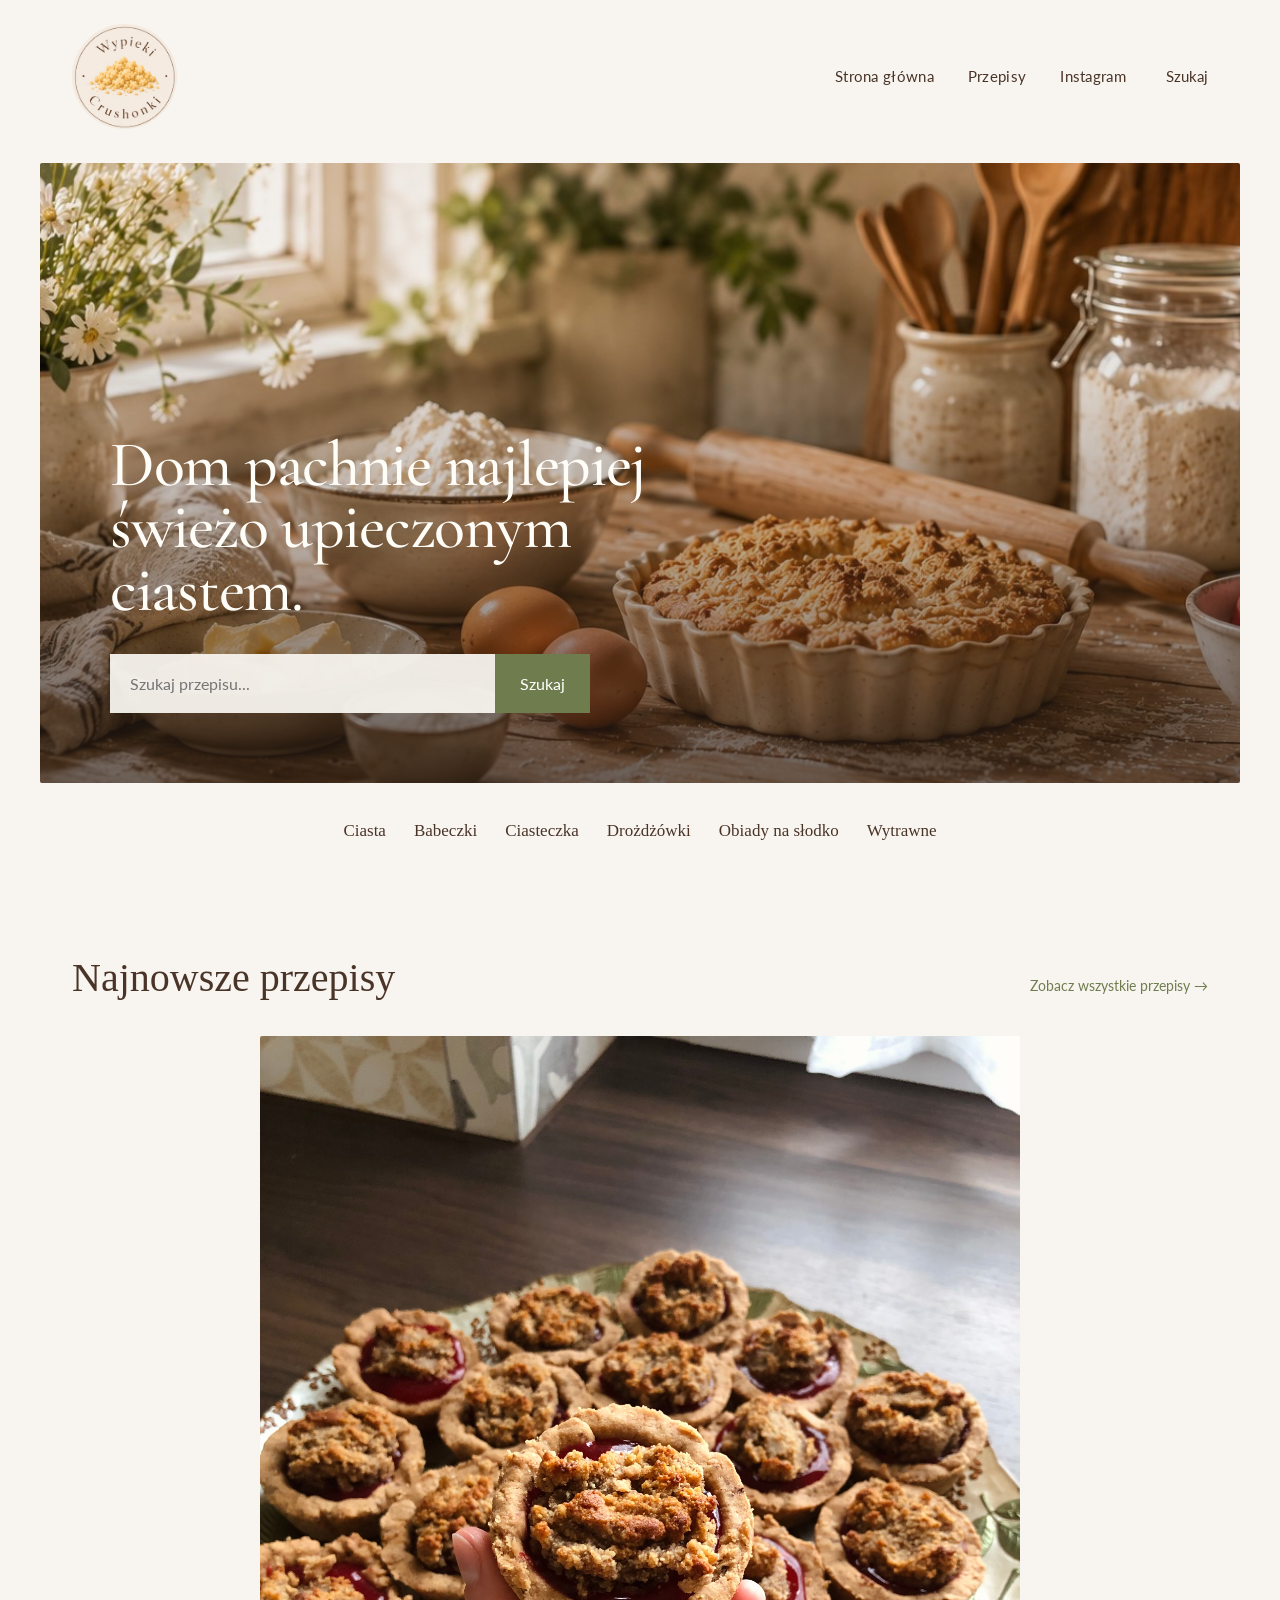
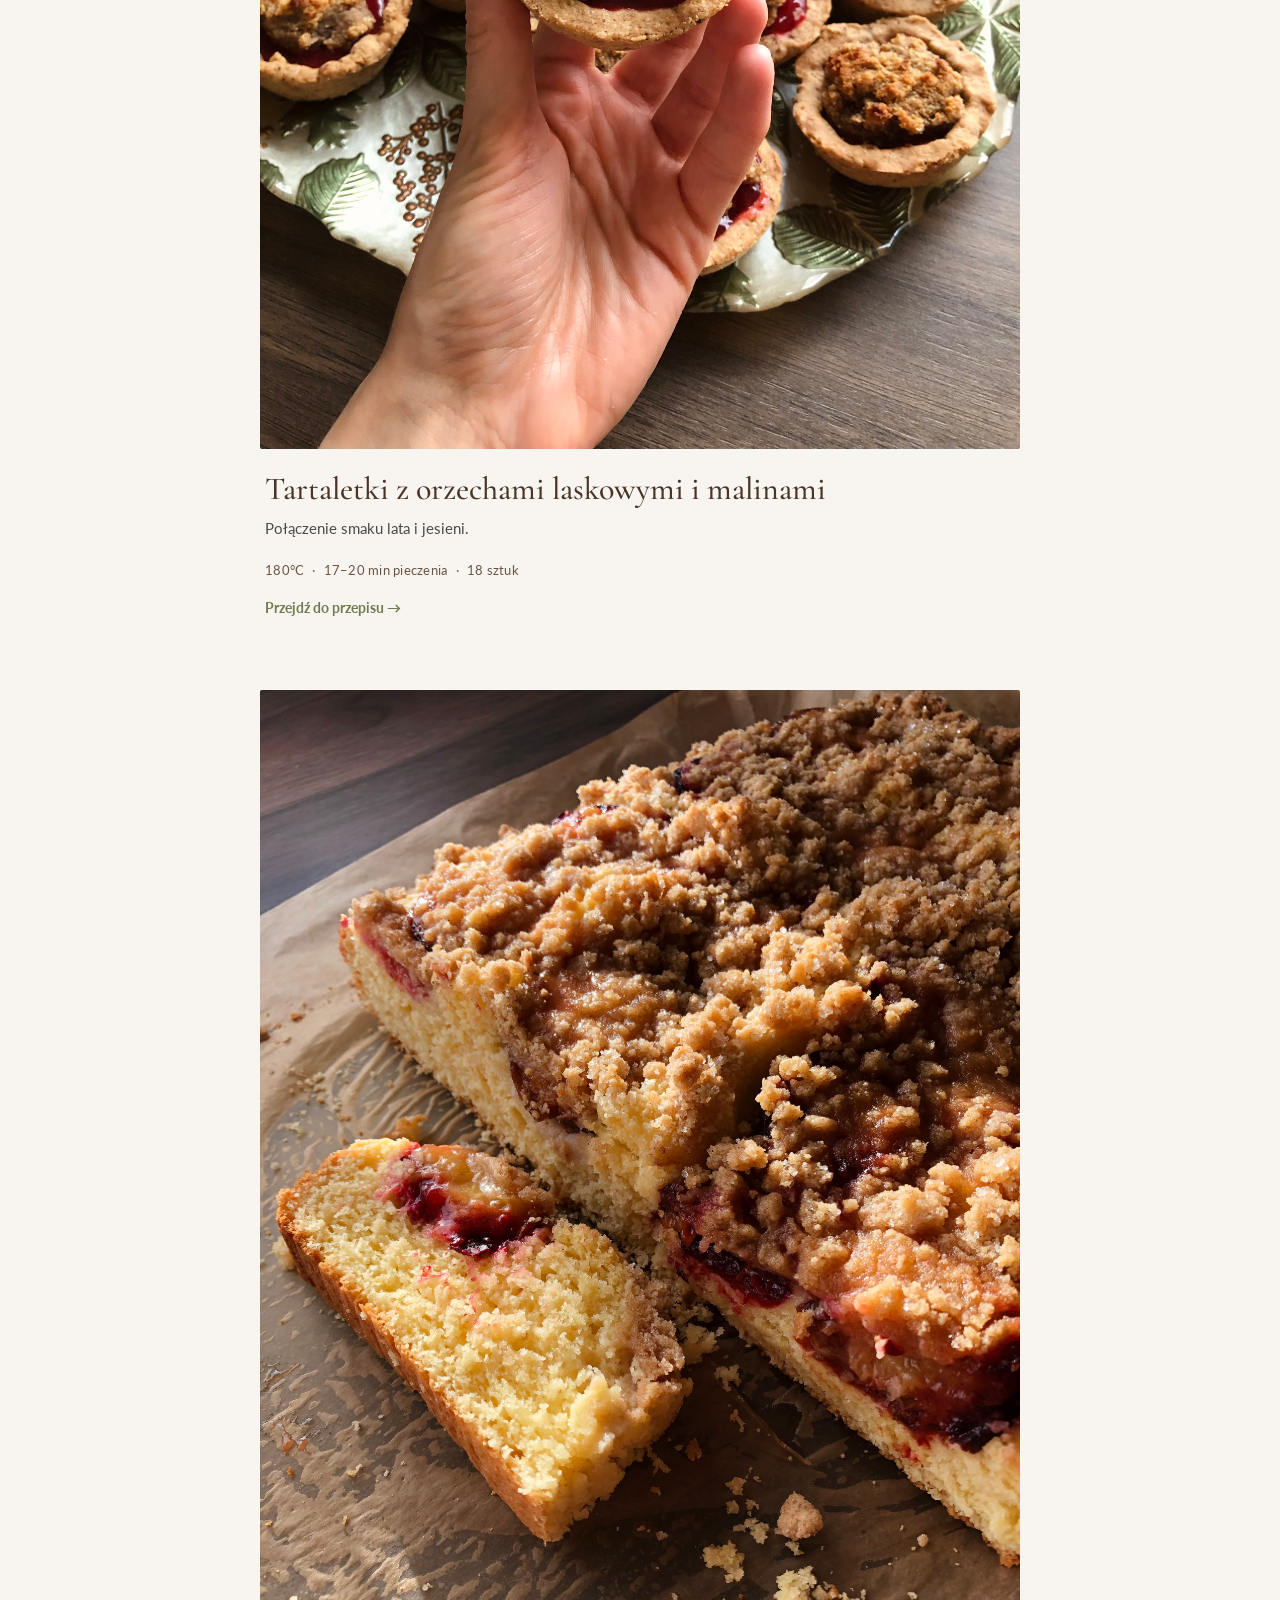
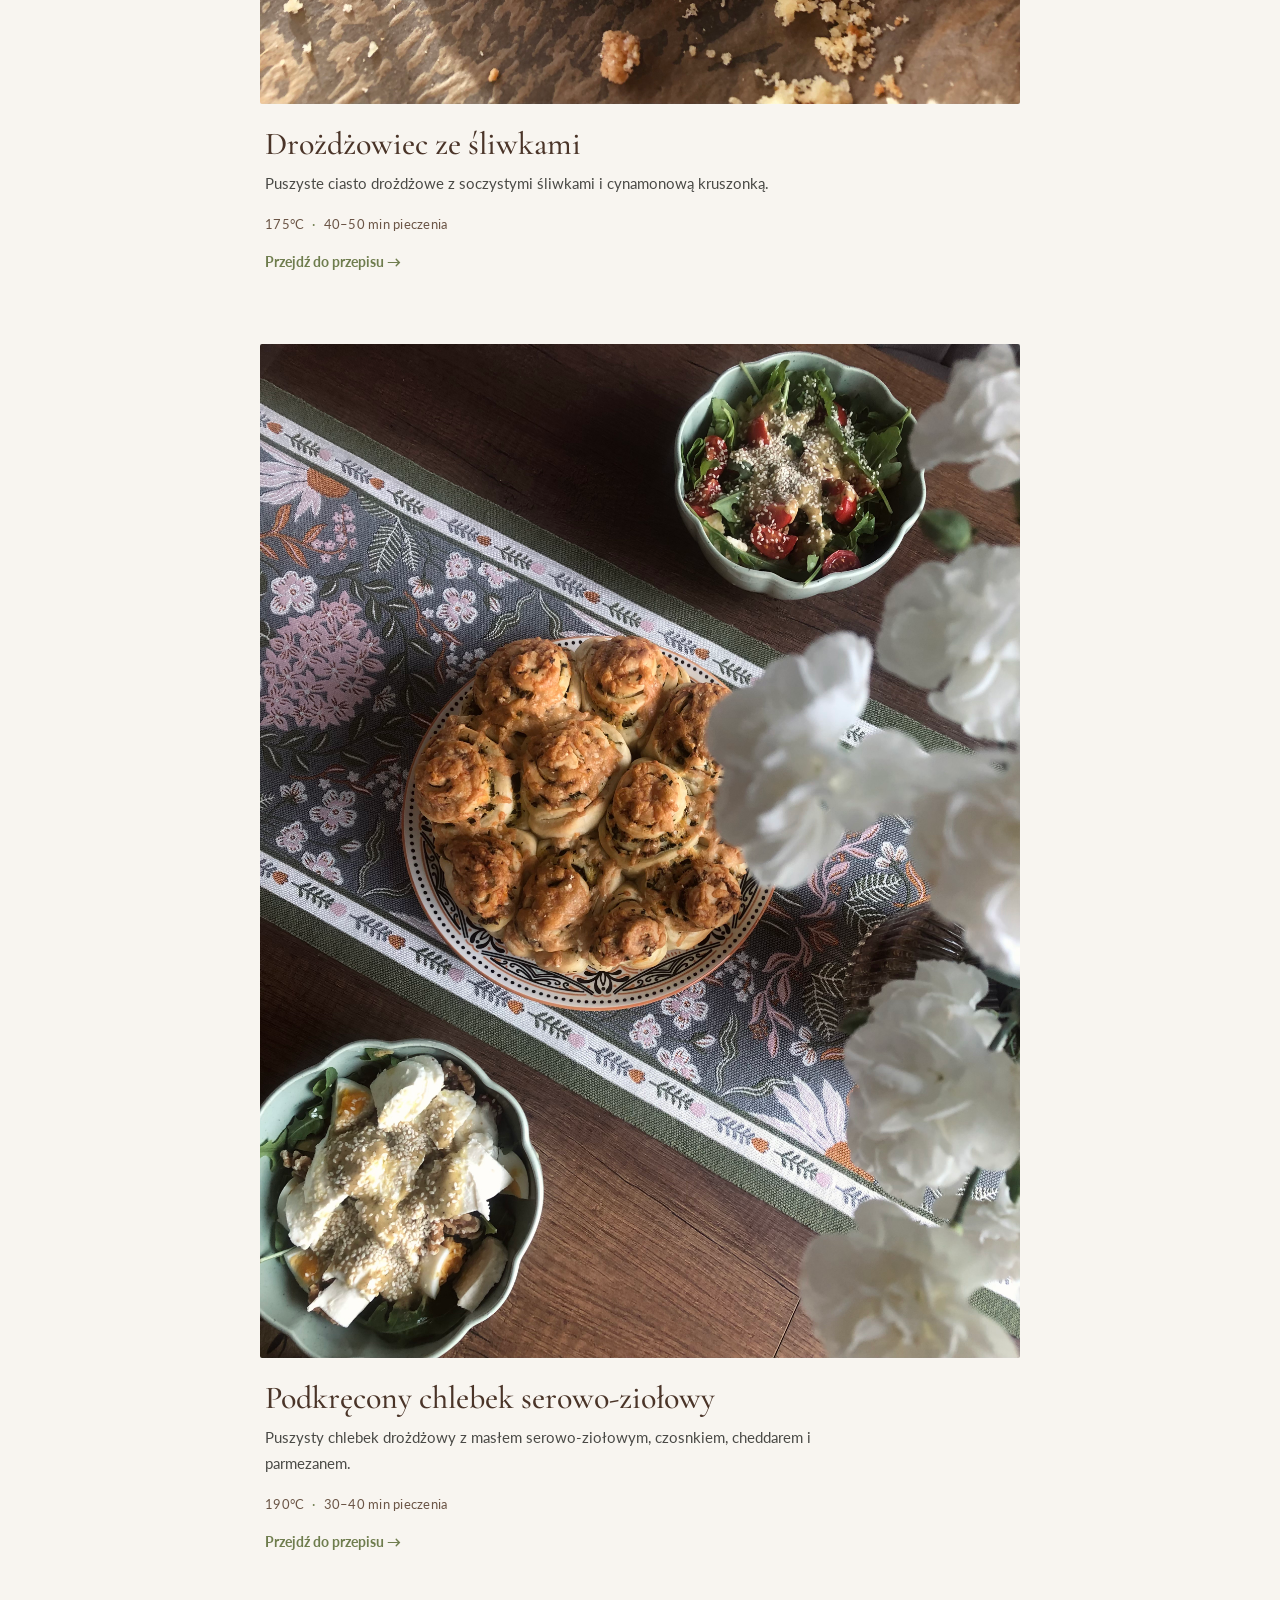
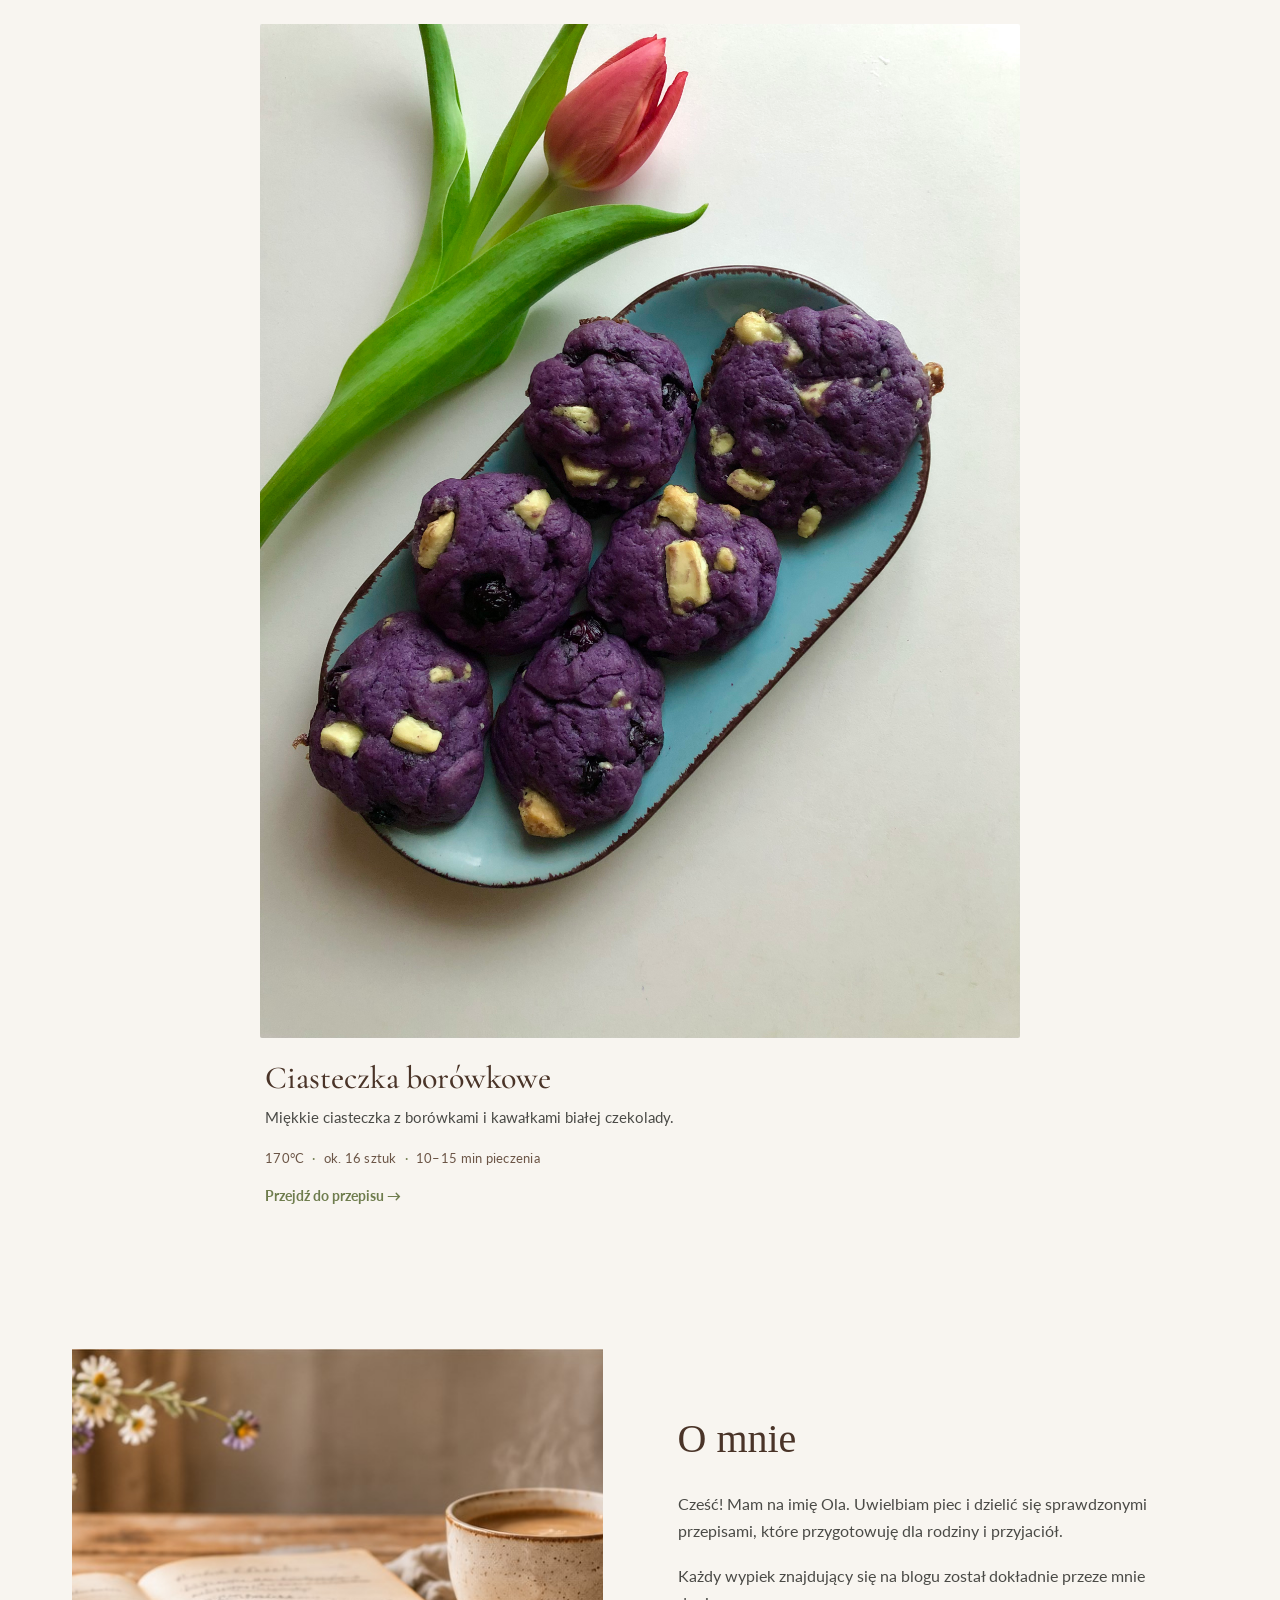
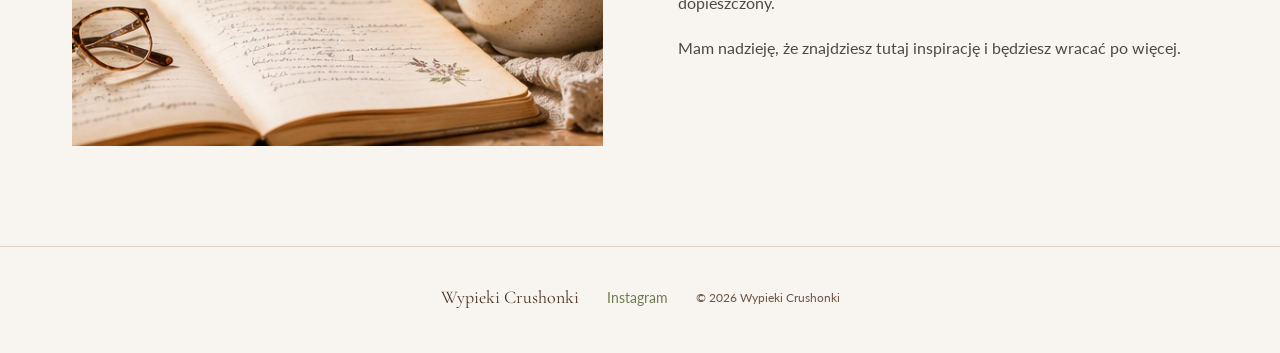
<file: index.html>
<!DOCTYPE html>
<html lang="pl">
<head>
    <link rel="icon" type="image/png" href="img/favicon2.png">
    <meta charset="UTF-8">
    <meta name="viewport" content="width=device-width, initial-scale=1.0">

    <title>Wypieki Crushonki</title>

    <meta 
        name="description" 
        content="Wypieki Crushonki – sprawdzone przepisy na domowe ciasta, babeczki, ciasteczka, drożdżówki i inne słodkości."
    >
<link rel="preconnect" href="https://fonts.googleapis.com">
<link rel="preconnect" href="https://fonts.gstatic.com" crossorigin>

<link
    href="https://fonts.googleapis.com/css2?family=Cormorant+Garamond:wght@400;500;600&family=Lato:wght@400;500;700&display=swap"
    rel="stylesheet"
>
    <link rel="stylesheet" href="css/style.css">
</head>

<body>

    <!-- NAGŁÓWEK -->
    <header class="header">

        <a href="index.html" class="logo">
            <img src="img/logo.png" alt="Wypieki Crushonki">
        </a>

       <nav class="navigation">
    <a href="index.html">Strona główna</a>
    <a href="przepisy.html">Przepisy</a>
    <a href="https://www.instagram.com/crushonka/" target="_blank" rel="noopener noreferrer">
        Instagram
    </a>
</nav>

        <button
    class="search-button"
    id="header-search-button"
    type="button"
    aria-label="Przejdź do wyszukiwarki"
>
    Szukaj
</button>

    </header>


    <!-- HERO -->
    <main>

       <section class="hero">

    <img 
        src="img/hero.jpg" 
        alt="Przytulna kuchnia podczas przygotowywania wypieków"
        class="hero-image"
    >

    <div class="hero-content">

        <h1>
            Dom pachnie najlepiej<br>
            świeżo upieczonym ciastem.
        </h1>

        <form class="search-form" id="recipe-search-form">

    <input
        type="search"
        id="recipe-search"
        placeholder="Szukaj przepisu..."
        aria-label="Szukaj przepisu"
    >

    <button type="submit">
        Szukaj
    </button>

</form>


    </div>

</section>
<!-- KATEGORIE -->
<section class="categories">

    <a href="przepisy.html?kategoria=ciasta">Ciasta</a>
    <a href="przepisy.html?kategoria=babeczki">Babeczki</a>
    <a href="przepisy.html?kategoria=ciasteczka">Ciasteczka</a>
    <a href="przepisy.html?kategoria=drozdzowki">Drożdżówki</a>
    <a href="przepisy.html?kategoria=obiady-na-slodko">Obiady na słodko</a>
    <a href="przepisy.html?kategoria=wytrawne">Wytrawne</a>

</section>

        <!-- NAJNOWSZE PRZEPISY -->
        <section class="recipes">

            <div class="section-heading">
                <h2>Najnowsze przepisy</h2>
                <a href="przepisy.html">Zobacz wszystkie przepisy →</a>
            </div>


            <div class="recipe-grid">

                 <!-- PRZEPIS 3 -->
                 <article class="recipe-card">

    <img
        src="img/przepisy/tartaletki-z-orzechami-laskowymi-i-fruzelina-malinowa.jpg"
        alt="Tarteletki z orzechami laskowymi i malinami"
    >

    <div class="recipe-card-content">

        <h3>Tartaletki z orzechami laskowymi i malinami</h3>

        <p>
            Połączenie smaku lata i jesieni.
        </p>

        <div class="recipe-info">
            <span>180°C</span>
            <span class="separator">·</span>
            <span>17–20 min pieczenia</span>
            <span class="separator">·</span>
            <span>18 sztuk</span>
        </div>

        <a href="przepisy/tartaletki-z-orzechami-laskowymi-i-fruzelina-malinowa.html">
            Przejdź do przepisu →
        </a>

    </div>
</article>


                <!-- PRZEPIS 3 -->
                 <article class="recipe-card">

    <img
        src="img/przepisy/drozdzowiec-ze-sliwkami.jpg"
        alt="Drożdżowiec ze śliwkami"
    >

    <div class="recipe-card-content">

        <h3>Drożdżowiec ze śliwkami</h3>

        <p>
            Puszyste ciasto drożdżowe z soczystymi śliwkami
            i cynamonową kruszonką.
        </p>

        <div class="recipe-info">
            <span>175°C</span>
            <span class="separator">·</span>
            <span>40–50 min pieczenia</span>
        </div>

        <a href="przepisy/drozdzowiec-ze-sliwkami.html">
            Przejdź do przepisu →
        </a>

    </div>
</article>
    <!-- PRZEPIS 2 -->
<article class="recipe-card">

    <img
        src="img/przepisy/podkrecony-chlebek-serowo-ziolowy.jpg"
        alt="Podkręcony chlebek serowo-ziołowy"
    >

    <div class="recipe-card-content">

        <h3>Podkręcony chlebek serowo-ziołowy</h3>

        <p>
            Puszysty chlebek drożdżowy z masłem serowo-ziołowym,
            czosnkiem, cheddarem i parmezanem.
        </p>

        <div class="recipe-info">
            <span>190°C</span>
            <span class="separator">·</span>
            <span>30–40 min pieczenia</span>
        </div>

        <a href="przepisy/podkrecony-chlebek-serowo-ziolowy.html">
            Przejdź do przepisu →
        </a>

    </div>
    
</article>
<!-- PRZEPIS 1 -->
<article class="recipe-card">

    <img 
        src="img/przepisy/ciasteczka-borowkowe.jpg" 
        alt="Ciasteczka borówkowe z białą czekoladą"
    >

    <div class="recipe-card-content">

        <h3>Ciasteczka borówkowe</h3>

        <p>
            Miękkie ciasteczka z borówkami i kawałkami
            białej czekolady.
        </p>

        <div class="recipe-info">
            <span>170°C</span>
            <span class="separator">·</span>
            <span>ok. 16 sztuk</span>
            <span class="separator">·</span>
            <span>10–15 min pieczenia</span>
        </div>

        <a href="przepisy/ciasteczka-borowkowe.html">
            Przejdź do przepisu →
        </a>

    </div>

</article>

    
</article>

</article>
  </div>
        </section>


        <!-- O MNIE -->
        <section class="about">

            <div class="about-image">
                <img 
                    src="img/o-mnie.jpg" 
                    alt="Książka z przepisami i filiżanka kawy"
                >
            </div>

            <div class="about-content">

                <h2>O mnie</h2>

                <p>
                    Cześć! Mam na imię Ola. Uwielbiam piec i dzielić się sprawdzonymi
                    przepisami, które przygotowuję dla rodziny i przyjaciół.
                </p>

                <p>
                    Każdy wypiek znajdujący się na blogu został
                    dokładnie przeze mnie dopieszczony.
                </p>

                <p>
                    Mam nadzieję, że znajdziesz tutaj inspirację
                    i będziesz wracać po więcej.
                </p>

            </div>

        </section>

    </main>


    <!-- STOPKA -->
    <footer class="footer">

        <strong>Wypieki Crushonki</strong>

        <a href="https://www.instagram.com/crushonka/"
   target="_blank"
   rel="noopener noreferrer">
    Instagram
</a>

        <p>© 2026 Wypieki Crushonki</p>

    </footer>


    <script src="js/script.js"></script>

</body>
</html>
</file>
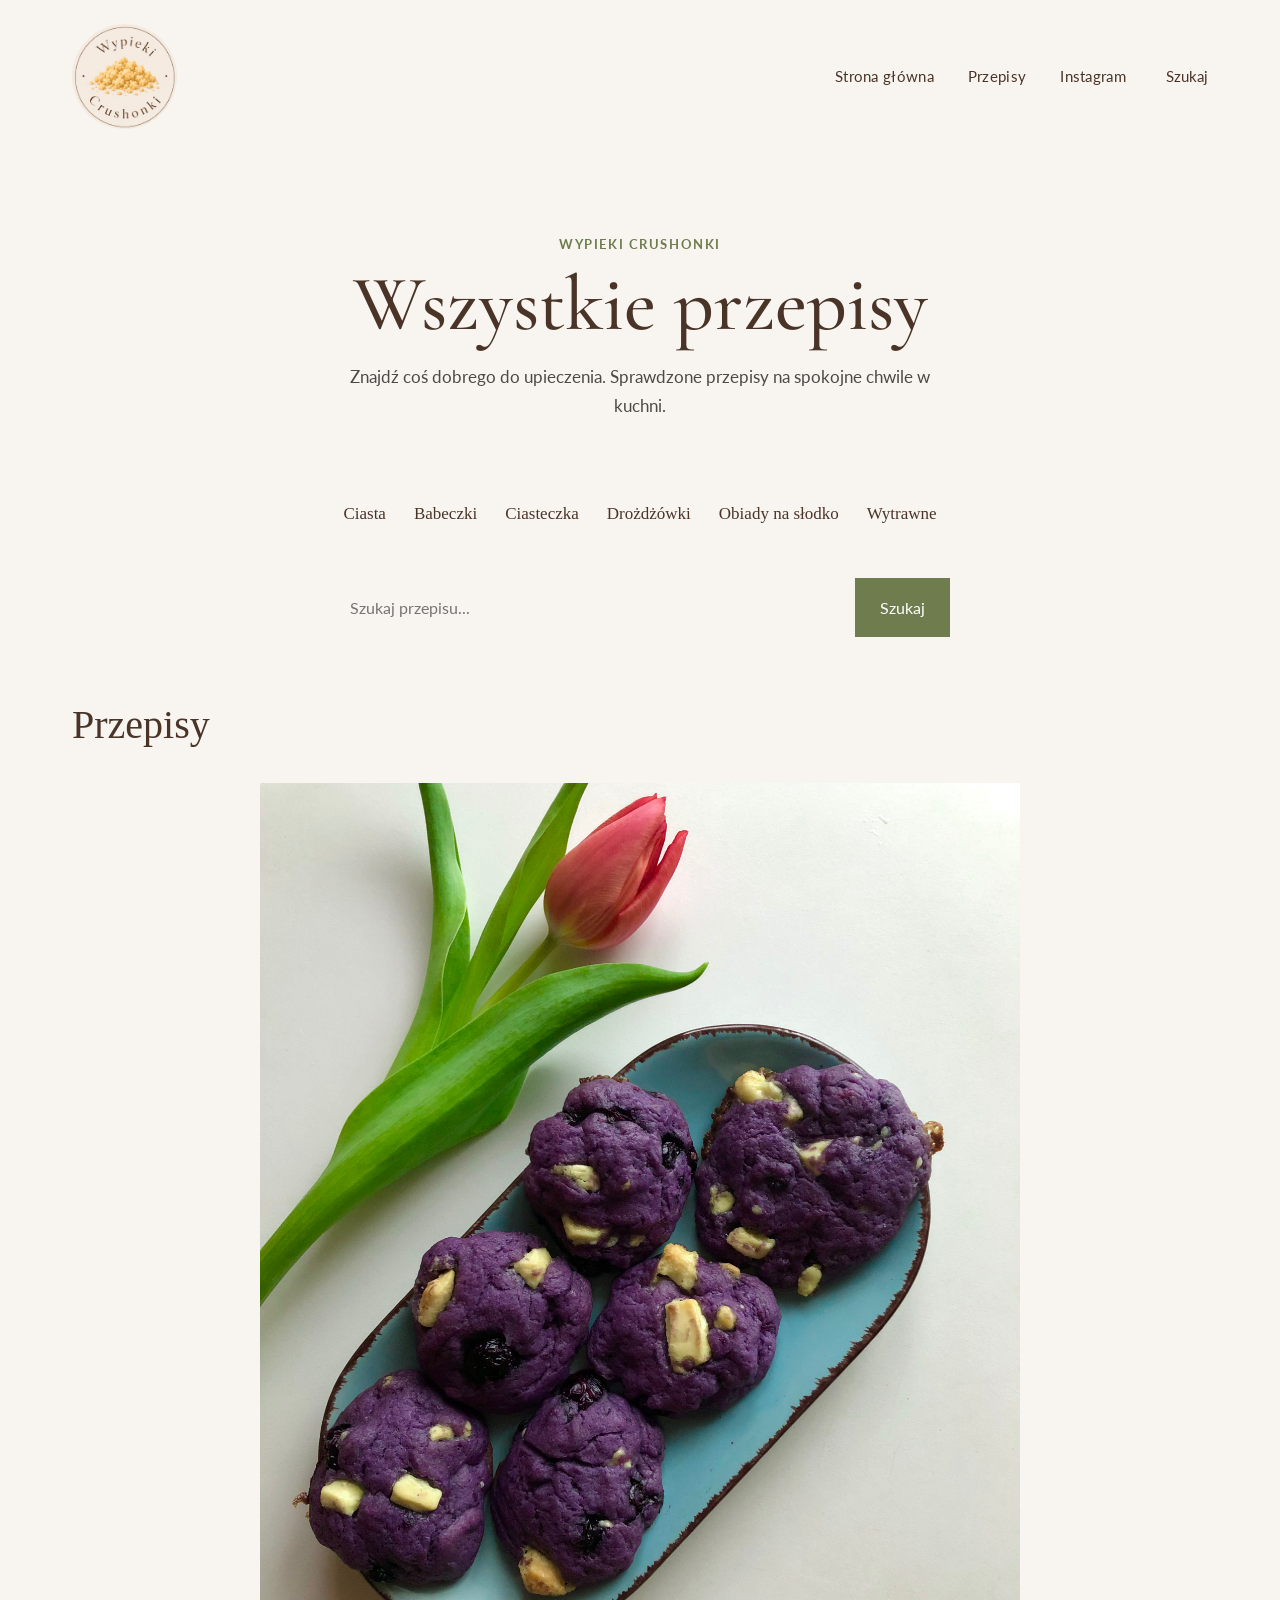
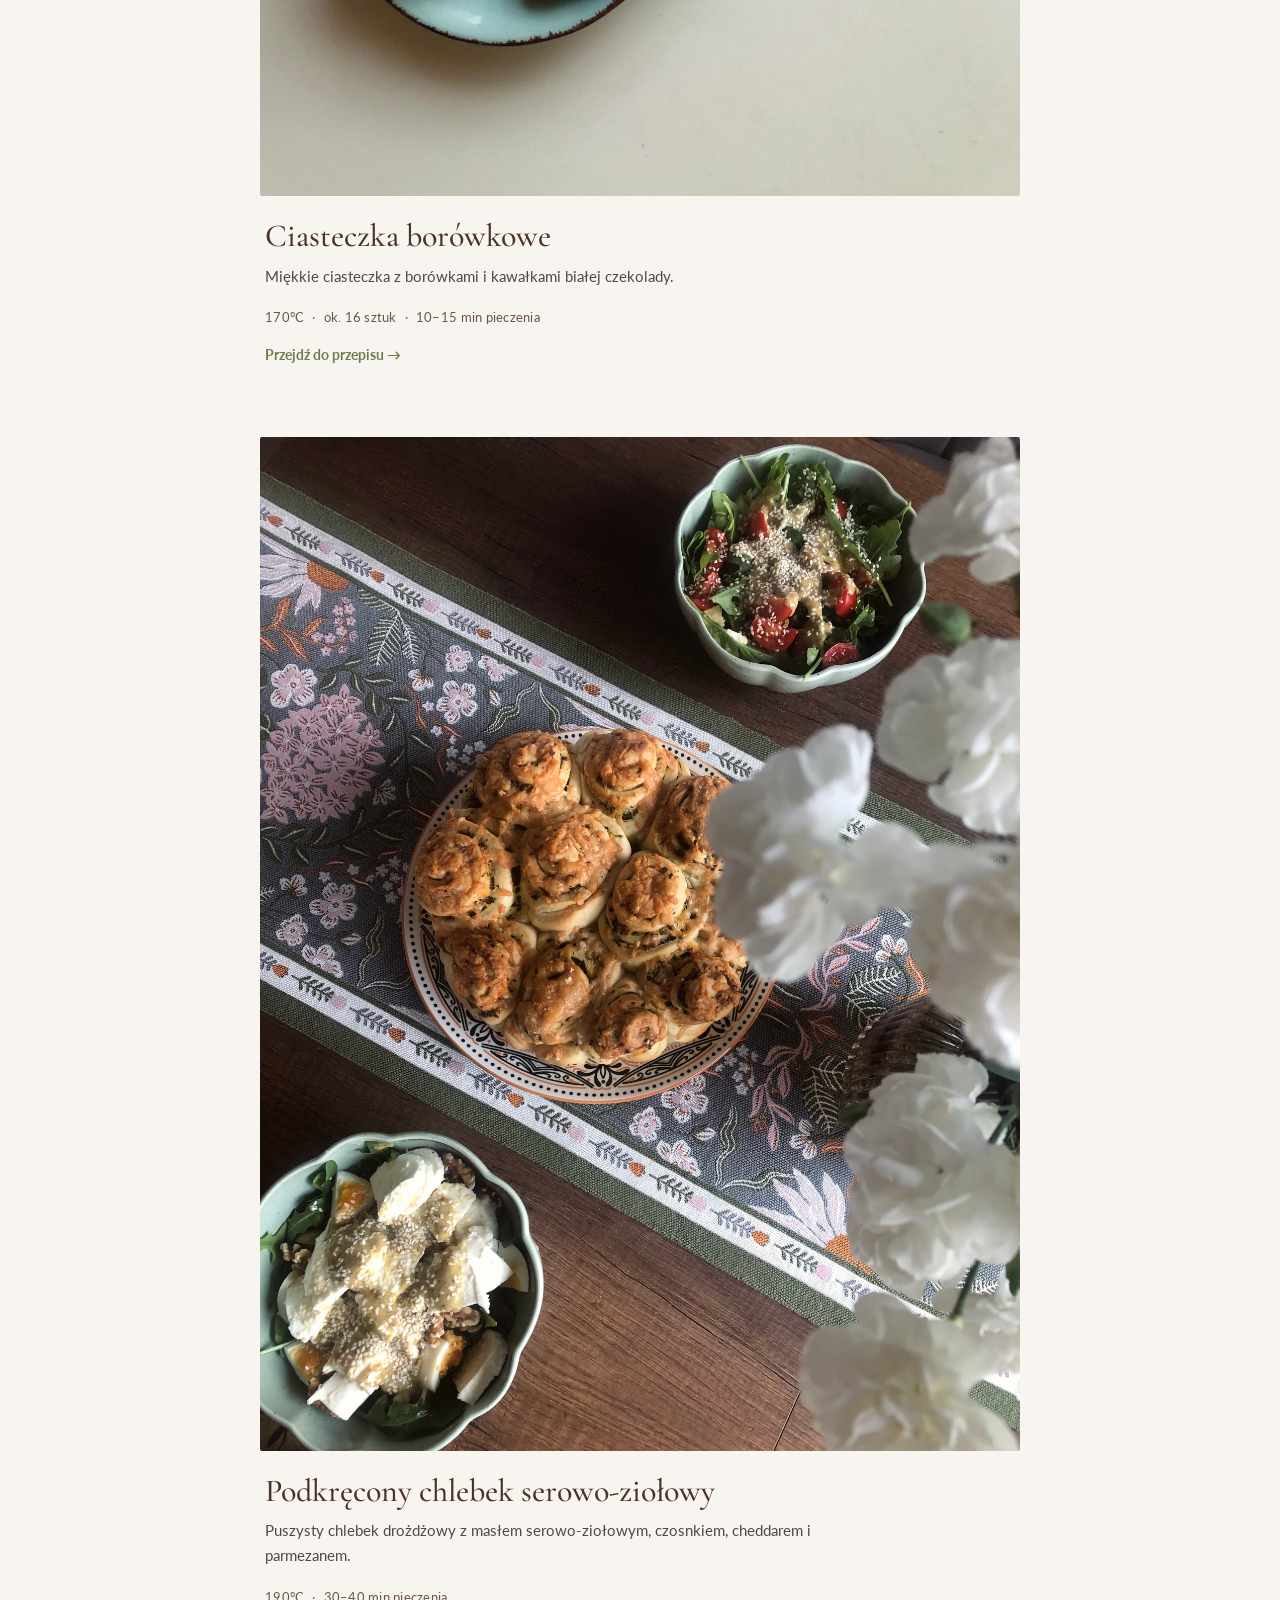
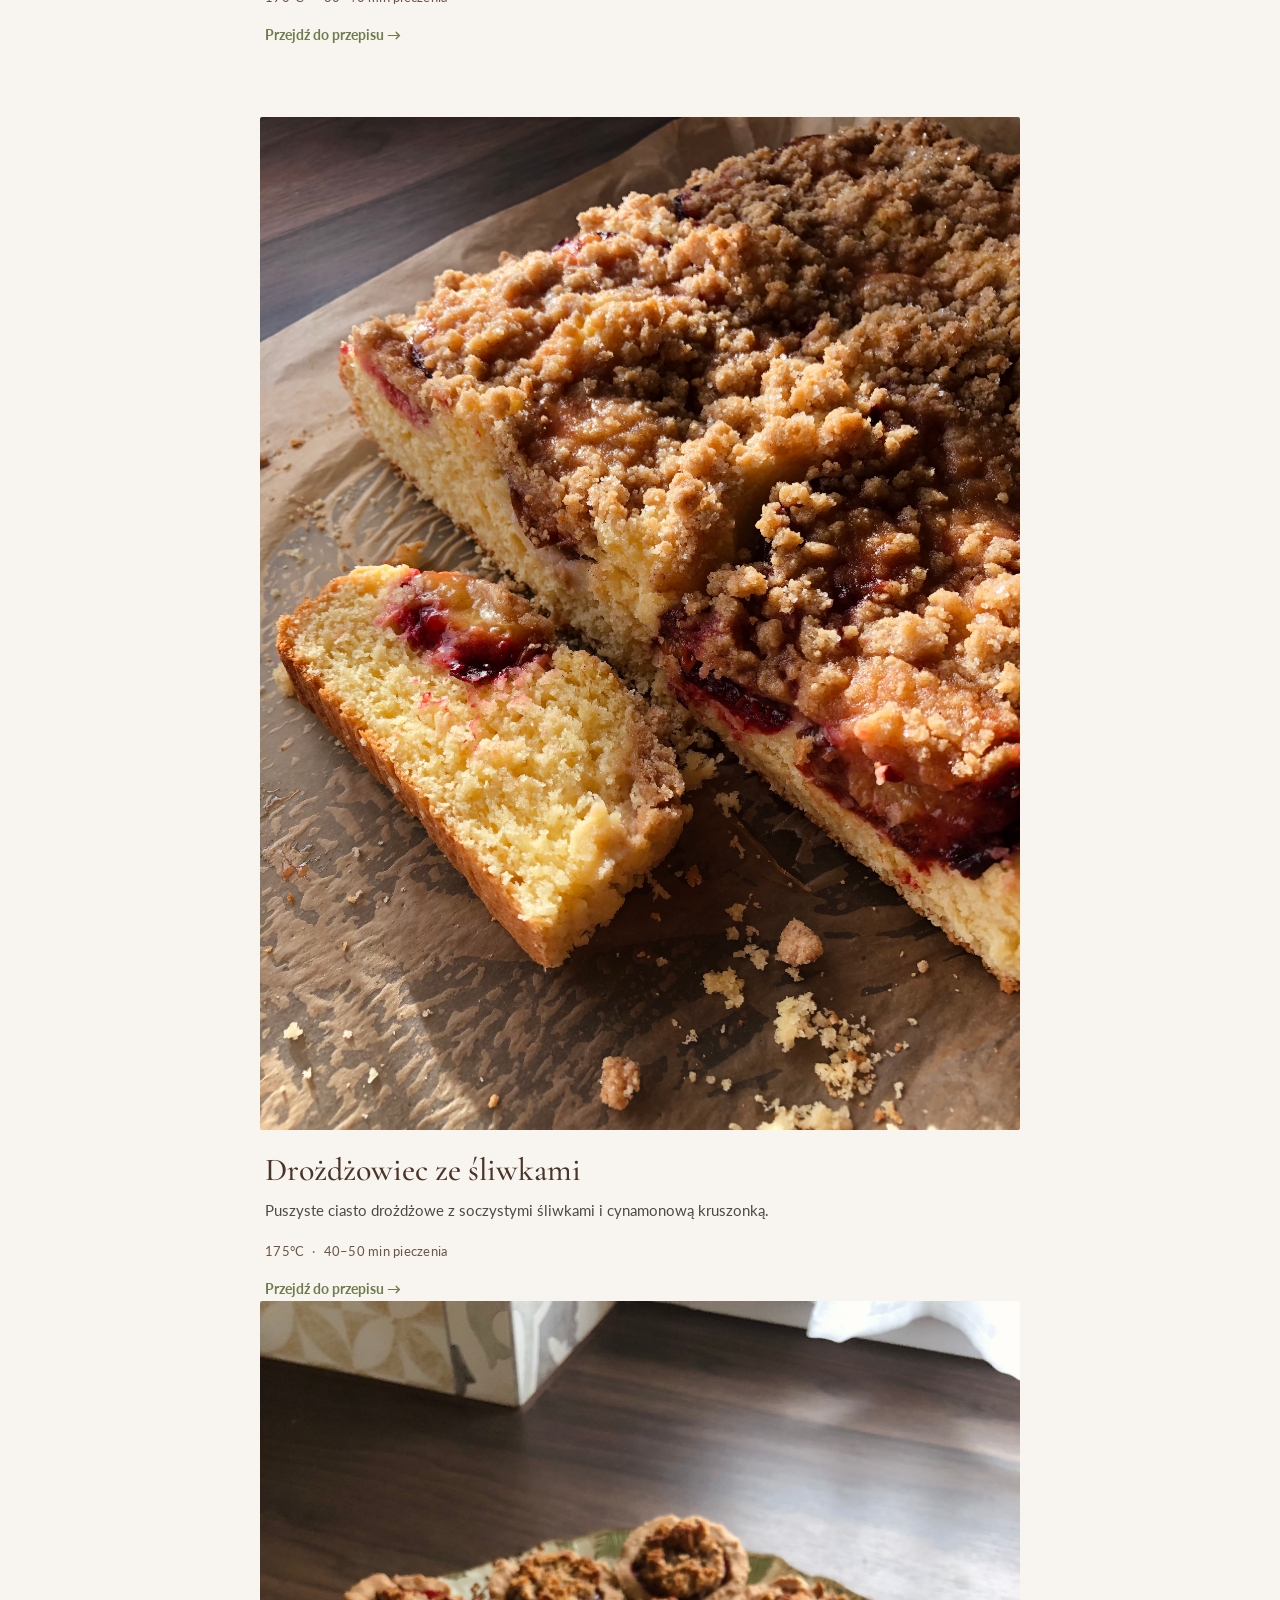
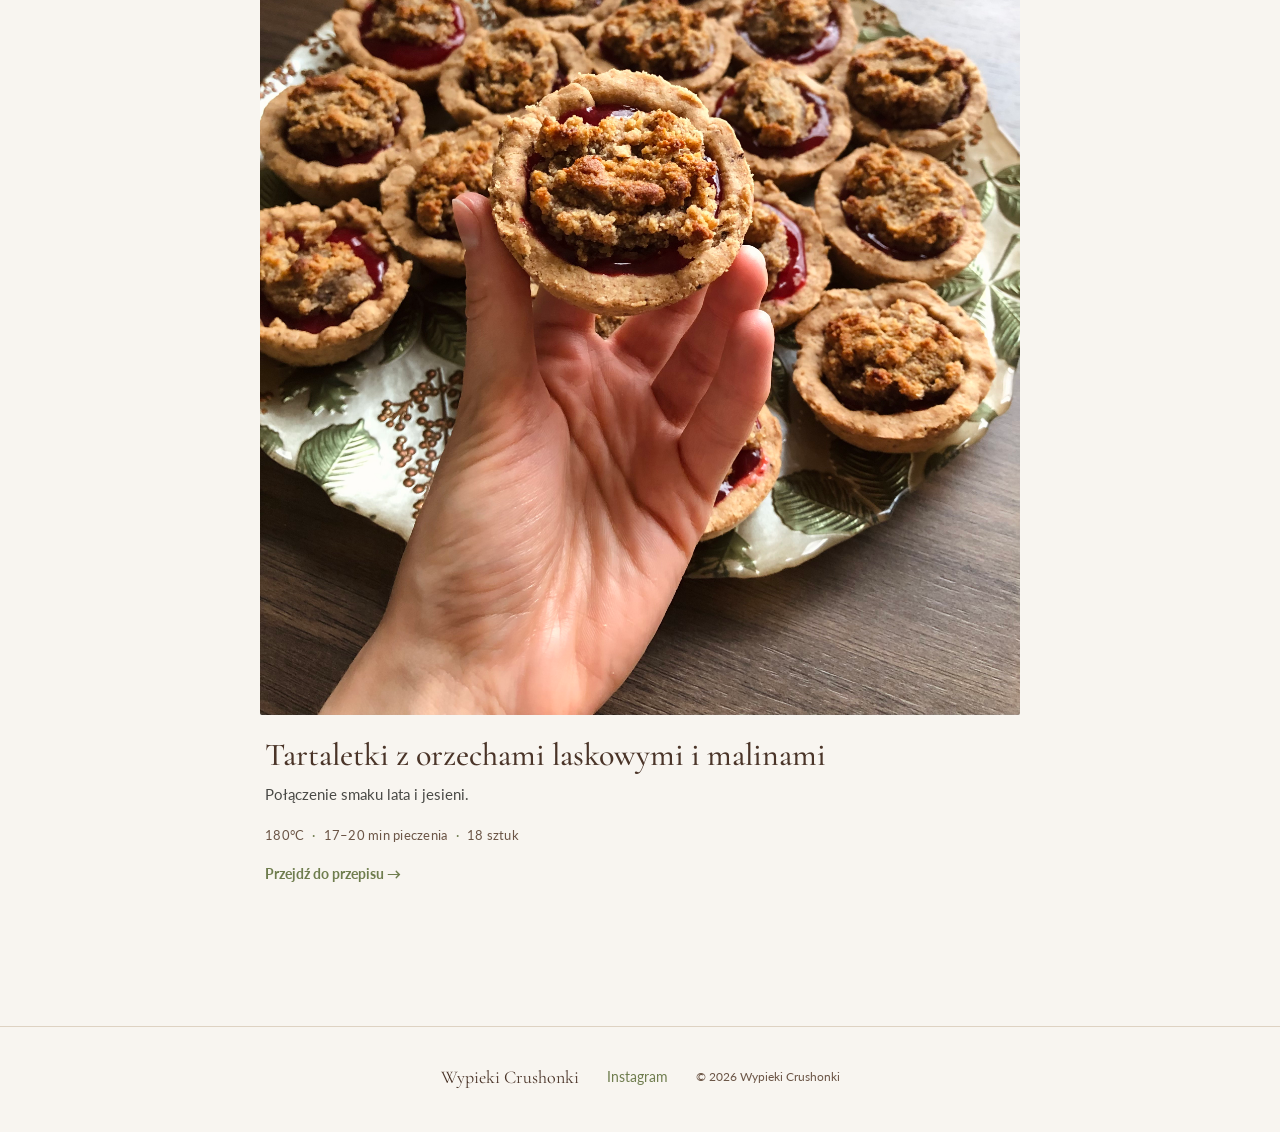
<file: przepisy.html>
<!DOCTYPE html>
<html lang="pl">

<head>
    <link rel="icon" type="image/png" href="img/favicon2.png">
    <meta charset="UTF-8">
    <meta name="viewport" content="width=device-width, initial-scale=1.0">

    <title>Przepisy | Wypieki Crushonki</title>

    <meta
        name="description"
        content="Wszystkie przepisy Wypieków Crushonki – ciasta, babeczki, ciasteczka, drożdżówki, obiady na słodko i wytrawne."
    >

    <link rel="preconnect" href="https://fonts.googleapis.com">
    <link rel="preconnect" href="https://fonts.gstatic.com" crossorigin>

    <link
        href="https://fonts.googleapis.com/css2?family=Cormorant+Garamond:wght@400;500;600&family=Lato:wght@400;500;700&display=swap"
        rel="stylesheet"
    >

    <link rel="stylesheet" href="css/style.css">
</head>


<body>

    <header class="header">
        <a href="index.html" class="logo">
            <img src="img/logo.png" alt="Wypieki Crushonki">
        </a>

        <nav class="navigation">
    <a href="index.html">Strona główna</a>
    <a href="przepisy.html">Przepisy</a>
    <a href="https://www.instagram.com/crushonka/" target="_blank" rel="noopener noreferrer">
        Instagram
    </a>
</nav>

        <button class="search-button" aria-label="Otwórz wyszukiwarkę">
            Szukaj
        </button>

    </header>


    <main>

        <!-- NAGŁÓWEK STRONY -->
        <section class="recipes-page-header">

            <p class="recipes-page-eyebrow">
                Wypieki Crushonki
            </p>

            <h1>Wszystkie przepisy</h1>

            <p class="recipes-page-intro">
                Znajdź coś dobrego do upieczenia.
                Sprawdzone przepisy na spokojne chwile w kuchni.
            </p>

        </section>


        <!-- KATEGORIE -->
        <section class="categories recipes-categories">

    <a href="?kategoria=ciasta">Ciasta</a>
    <a href="?kategoria=babeczki">Babeczki</a>
    <a href="?kategoria=ciasteczka">Ciasteczka</a>
    <a href="?kategoria=drozdzowki">Drożdżówki</a>
    <a href="?kategoria=obiady-na-slodko">Obiady na słodko</a>
    <a href="?kategoria=wytrawne">Wytrawne</a>

</section>

<section class="recipes-search">

    <form class="search-form" id="recipes-search-form">

        <input
            type="search"
            id="recipes-search-input"
            placeholder="Szukaj przepisu..."
            aria-label="Szukaj przepisu"
        >

        <button type="submit">
            Szukaj
        </button>

    </form>

</section>
        <!-- LISTA PRZEPISÓW -->
        <section class="recipes recipes-page-list">

            <div class="section-heading">
                <h2>Przepisy</h2>
            </div>


            <div class="recipe-grid">

                <article
    class="recipe-card"
    data-category="ciasteczka"
    data-search="ciasteczka borówkowe borówki biała czekolada ciasteczka"
>

                    <img
                        src="img/przepisy/ciasteczka-borowkowe.jpg"
                        alt="Ciasteczka borówkowe z białą czekoladą"
                    >

                    <div class="recipe-card-content">

                        <h3>Ciasteczka borówkowe</h3>

                        <p>
                            Miękkie ciasteczka z borówkami i kawałkami
                            białej czekolady.
                        </p>

                         <div class="recipe-info">
            <span>170°C</span>
            <span class="separator">·</span>
            <span>ok. 16 sztuk</span>
            <span class="separator">·</span>
            <span>10–15 min pieczenia</span>
        </div>

                        <a href="przepisy/ciasteczka-borowkowe.html">
                            Przejdź do przepisu →
                        </a>

                    </div>

                </article>
                <article
    class="recipe-card"
    data-category="wytrawne"
    data-search="podkręcony chlebek serowo-ziołowy chleb chlebek ser zioła cheddar parmezan pietruszka czosnek drożdże wytrawne"
>

    <img
        src="img/przepisy/podkrecony-chlebek-serowo-ziolowy.jpg"
        alt="Podkręcony chlebek serowo-ziołowy"
    >

    <div class="recipe-card-content">

        <h3>Podkręcony chlebek serowo-ziołowy</h3>

        <p>
            Puszysty chlebek drożdżowy z masłem serowo-ziołowym,
            czosnkiem, cheddarem i parmezanem.
        </p>

        <div class="recipe-info">
            <span>190°C</span>
            <span class="separator">·</span>
            <span>30–40 min pieczenia</span>
        </div>

        <a href="przepisy/podkrecony-chlebek-serowo-ziolowy.html">
            Przejdź do przepisu →
        </a>

    </div>

</article>
<article
    class="recipe-card"
    data-category="ciasta"
    data-search="drożdżowiec śliwki kruszonka ciasto drożdżowe cynamon migdały"
>

    <img
        src="img/przepisy/drozdzowiec-ze-sliwkami.jpg"
        alt="Drożdżowiec ze śliwkami"
    >

    <div class="recipe-card-content">

        <h3>Drożdżowiec ze śliwkami</h3>

        <p>
            Puszyste ciasto drożdżowe z soczystymi śliwkami
            i cynamonową kruszonką.
        </p>

        <div class="recipe-info">
            <span>175°C</span>
            <span class="separator">·</span>
            <span>40–50 min pieczenia</span>
        </div>

        <a href="przepisy/drozdzowiec-ze-sliwkami.html">
            Przejdź do przepisu →
        </a>

    </div>
<article
    class="recipe-card"
    data-category="ciasteczka"
    data-search="tartaletki maliny orzechy laskowe frużelina"
>

    <img
        src="img/przepisy/tartaletki-z-orzechami-laskowymi-i-fruzelina-malinowa.jpg"
        alt="Tarteletki z orzechami laskowymi i malinami"
    >

    <div class="recipe-card-content">

        <h3>Tartaletki z orzechami laskowymi i malinami</h3>

        <p>
            Połączenie smaku lata i jesieni.
        </p>

        <div class="recipe-info">
            <span>180°C</span>
            <span class="separator">·</span>
            <span>17–20 min pieczenia</span>
            <span class="separator">·</span>
            <span>18 sztuk</span>
        </div>

        <a href="przepisy/tartaletki-z-orzechami-laskowymi-i-fruzelina-malinowa.html">
            Przejdź do przepisu →
        </a>

    </div>
</article>
            </div>

        </section>

    </main>


    <!-- STOPKA -->
    <footer class="footer">

        <strong>Wypieki Crushonki</strong>

       <a href="https://www.instagram.com/crushonka/"
   target="_blank"
   rel="noopener noreferrer">
    Instagram
</a>
        <p>© 2026 Wypieki Crushonki</p>

    </footer>


    <script src="js/script.js"></script>

</body>

</html>
</file>
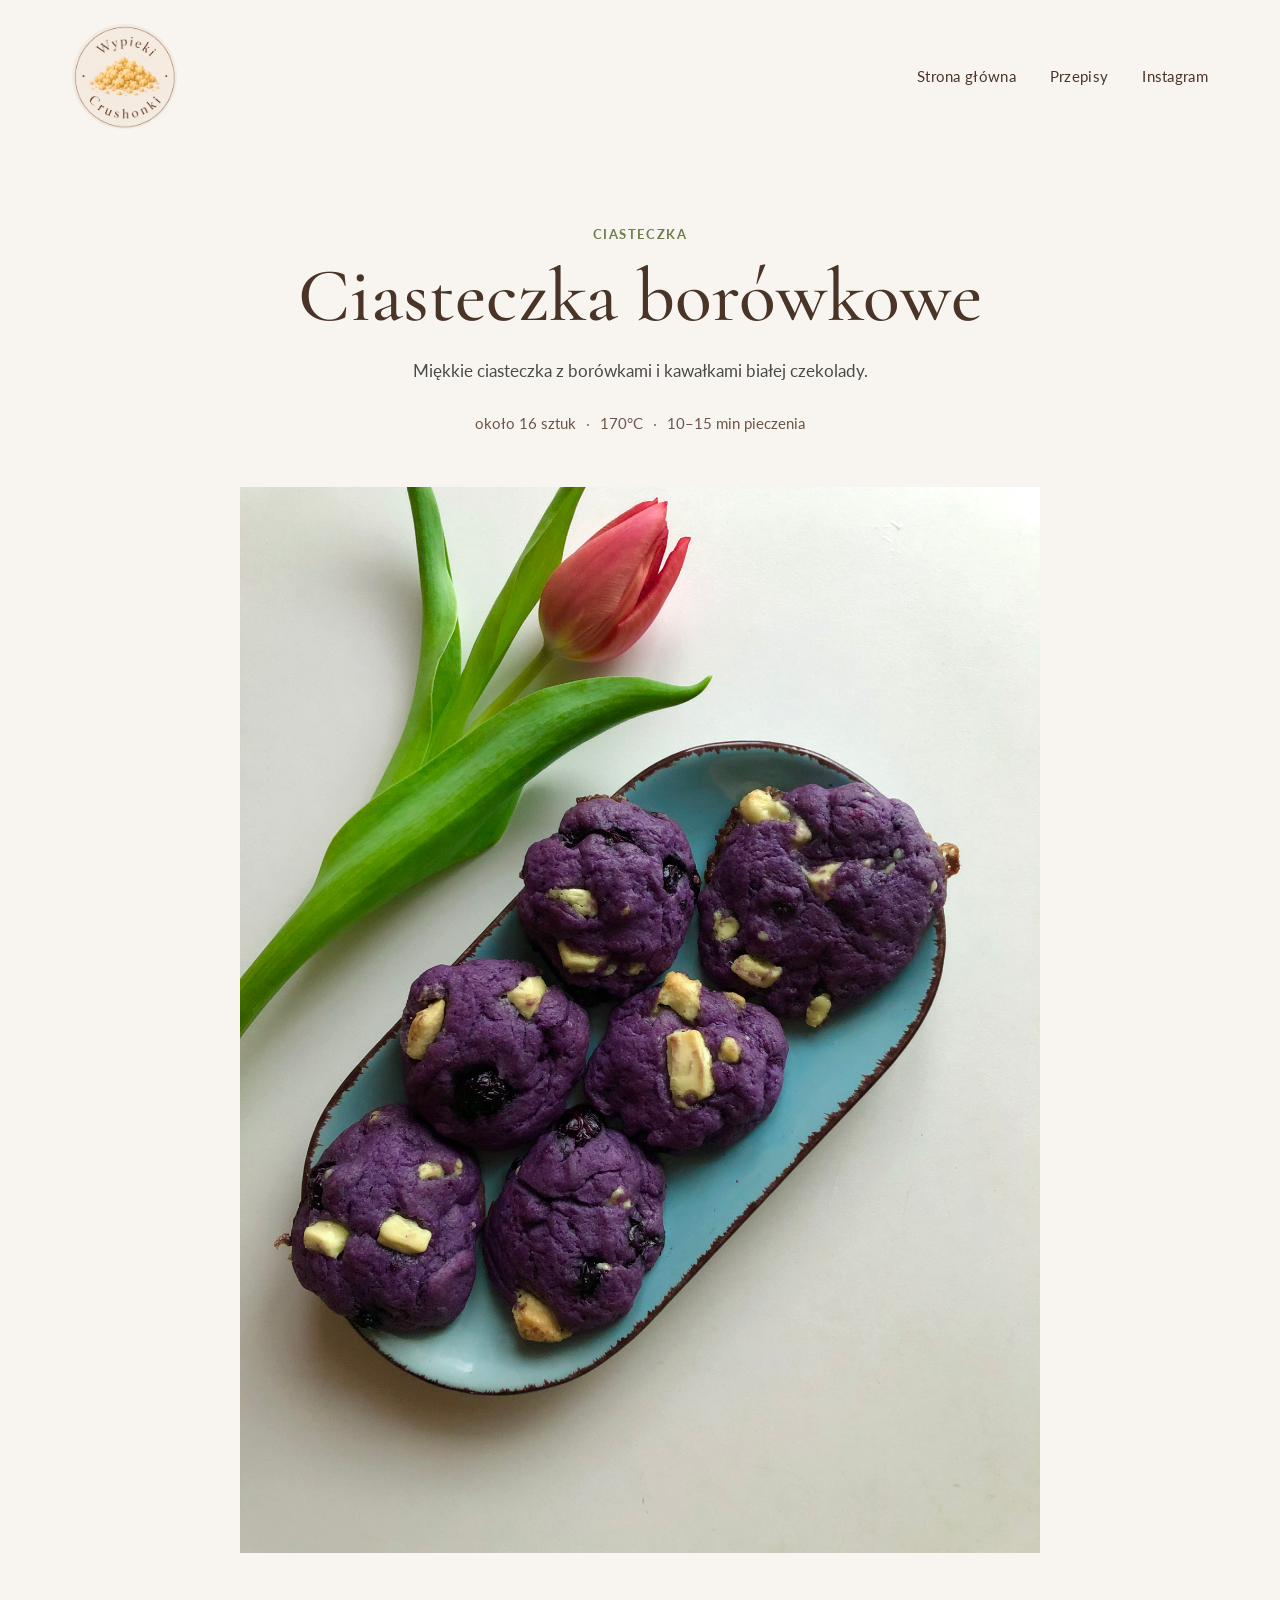
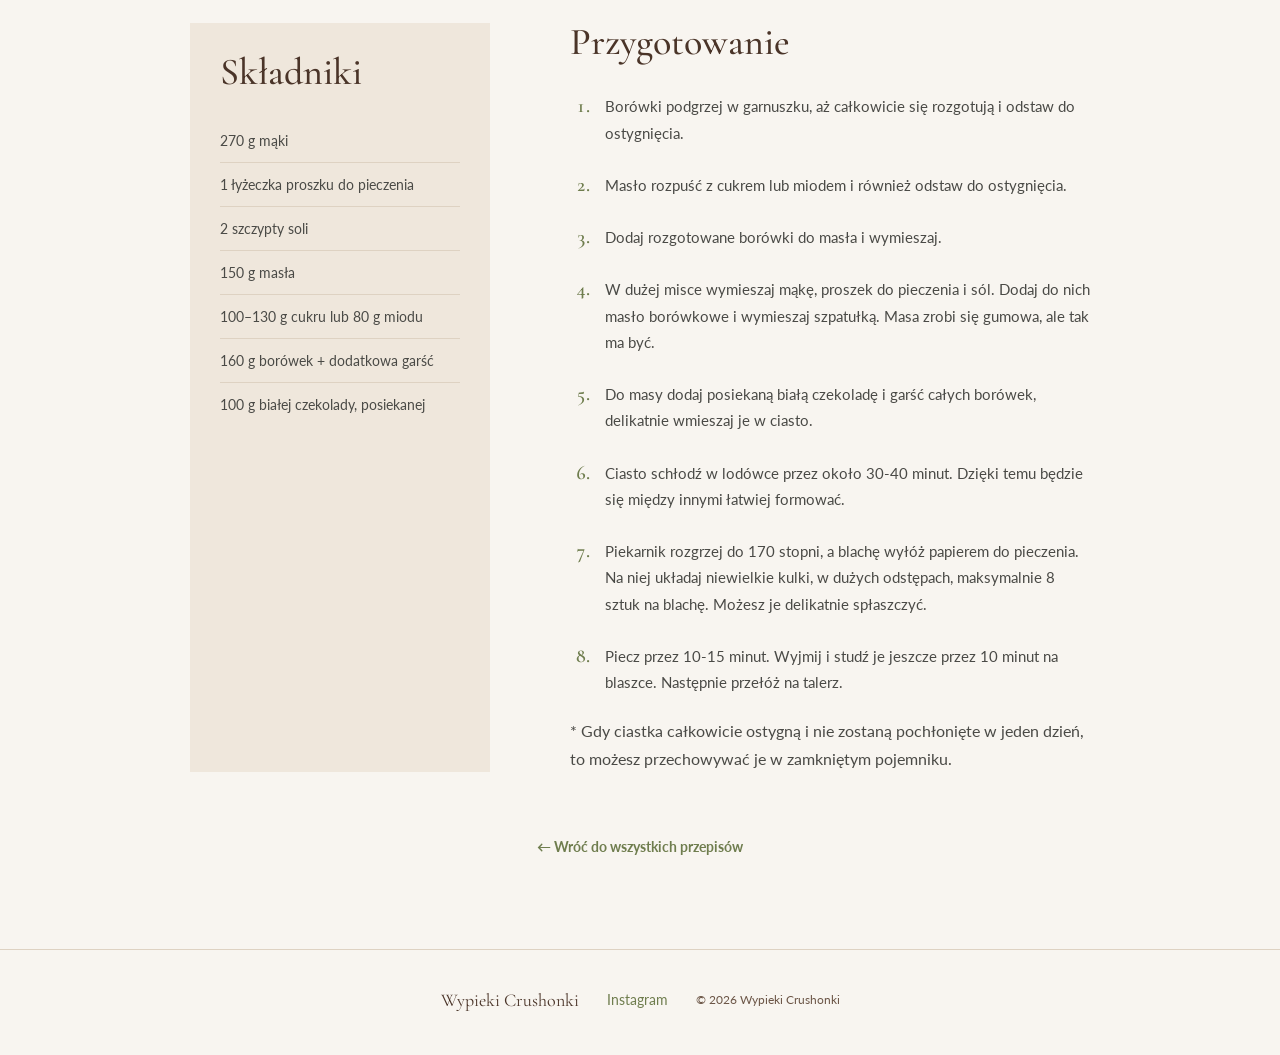
<file: przepisy/ciasteczka-borowkowe.html>
<!DOCTYPE html>
<html lang="pl">

<head>
     <link rel="icon" type="image/png" href="../img/favicon2.png">
    <meta charset="UTF-8">
    <meta name="viewport" content="width=device-width, initial-scale=1.0">

    <title>Ciasteczka borówkowe | Wypieki Crushonki</title>

    <meta
        name="description"
        content="Przepis na domowe ciasteczka borówkowe z białą czekoladą."
    >

    <link rel="preconnect" href="https://fonts.googleapis.com">
    <link rel="preconnect" href="https://fonts.gstatic.com" crossorigin>

    <link
        href="https://fonts.googleapis.com/css2?family=Cormorant+Garamond:wght@400;500;600&family=Lato:wght@400;500;700&display=swap"
        rel="stylesheet"
    >

    <link rel="stylesheet" href="../css/style.css">
</head>


<body>

    <!-- NAGŁÓWEK -->
    <header class="header">

        <a href="../index.html" class="logo">
            <img src="../img/logo.png" alt="Wypieki Crushonki">
        </a>

       <nav class="navigation">
    <a href="../index.html">Strona główna</a>
    <a href="../przepisy.html">Przepisy</a>
    <a href="https://www.instagram.com/crushonka/" target="_blank" rel="noopener noreferrer">
        Instagram
    </a>
</nav>

    </header>


    <main>

        <!-- PRZEPIS -->
        <article class="single-recipe">

            <header class="recipe-header">

                <p class="recipe-category">
                    Ciasteczka
                </p>

                <h1>Ciasteczka borówkowe</h1>

                <p class="recipe-lead">
                    Miękkie ciasteczka z borówkami i kawałkami
                    białej czekolady.
                </p>

                <div class="recipe-meta">
                    <span>około 16 sztuk</span>
                    <span>·</span>
                    <span>170°C</span>
                    <span>·</span>
                    <span>10–15 min pieczenia</span>
                </div>

            </header>


            <!-- GŁÓWNE ZDJĘCIE -->
            <div class="recipe-main-image">

                <img
                    src="../img/przepisy/ciasteczka-borowkowe.jpg"
                    alt="Ciasteczka borówkowe z białą czekoladą"
                >

            </div>


            <!-- TREŚĆ PRZEPISU -->
            <div class="recipe-body">


                <!-- SKŁADNIKI -->
                <section class="ingredients">

                    <h2>Składniki</h2>

                    <ul>
                        <li>270 g mąki</li>
                        <li>1 łyżeczka proszku do pieczenia</li>
                        <li>2 szczypty soli</li>
                        <li>150 g masła</li>
                        <li>100–130 g cukru lub 80 g miodu</li>
                        <li>160 g borówek + dodatkowa garść</li>
                        <li>100 g białej czekolady, posiekanej</li>
                    </ul>

                </section>


                <!-- PRZYGOTOWANIE -->
                <section class="instructions">

    <h2>Przygotowanie</h2>

    <ol>

        <li>
            Borówki podgrzej w garnuszku, aż całkowicie się rozgotują i odstaw do ostygnięcia.
        </li>

        <li>
            Masło rozpuść z cukrem lub miodem i również odstaw do ostygnięcia.
        </li>

        <li>
            Dodaj rozgotowane borówki do masła i wymieszaj.
        </li>

        <li>
            W dużej misce wymieszaj mąkę, proszek do pieczenia i sól. Dodaj do nich masło borówkowe i wymieszaj szpatułką. Masa zrobi się gumowa, ale tak ma być.
        </li>

        <li>
            Do masy dodaj posiekaną białą czekoladę i garść całych borówek, delikatnie wmieszaj je w ciasto.
        </li>

        <li>
            Ciasto schłodź w lodówce przez około 30-40 minut. Dzięki temu będzie się między innymi łatwiej formować.
        </li>

        <li>
            Piekarnik rozgrzej do 170 stopni, a blachę wyłóż papierem do pieczenia. Na niej układaj niewielkie kulki, w dużych odstępach, maksymalnie 8 sztuk na blachę. Możesz je delikatnie spłaszczyć.
        </li>

        <li>
            Piecz przez 10-15 minut. Wyjmij i studź je jeszcze przez 10 minut na blaszce. Następnie przełóż na talerz.
        </li>

    </ol>

    <p class="recipe-tip">
        * Gdy ciastka całkowicie ostygną i nie zostaną pochłonięte w jeden dzień, to możesz przechowywać je w zamkniętym pojemniku.
    </p>

</section>

            </div>
             </article>

<div class="back-to-recipes">
    <a href="../przepisy.html">
        ← Wróć do wszystkich przepisów
    </a>
</div>


    </main>


    <!-- STOPKA -->
    <footer class="footer">

        <strong>Wypieki Crushonki</strong>

        <a href="https://www.instagram.com/crushonka/"
   target="_blank"
   rel="noopener noreferrer">
    Instagram
</a>

        <p>© 2026 Wypieki Crushonki</p>

    </footer>

</body>

</html>
</file>
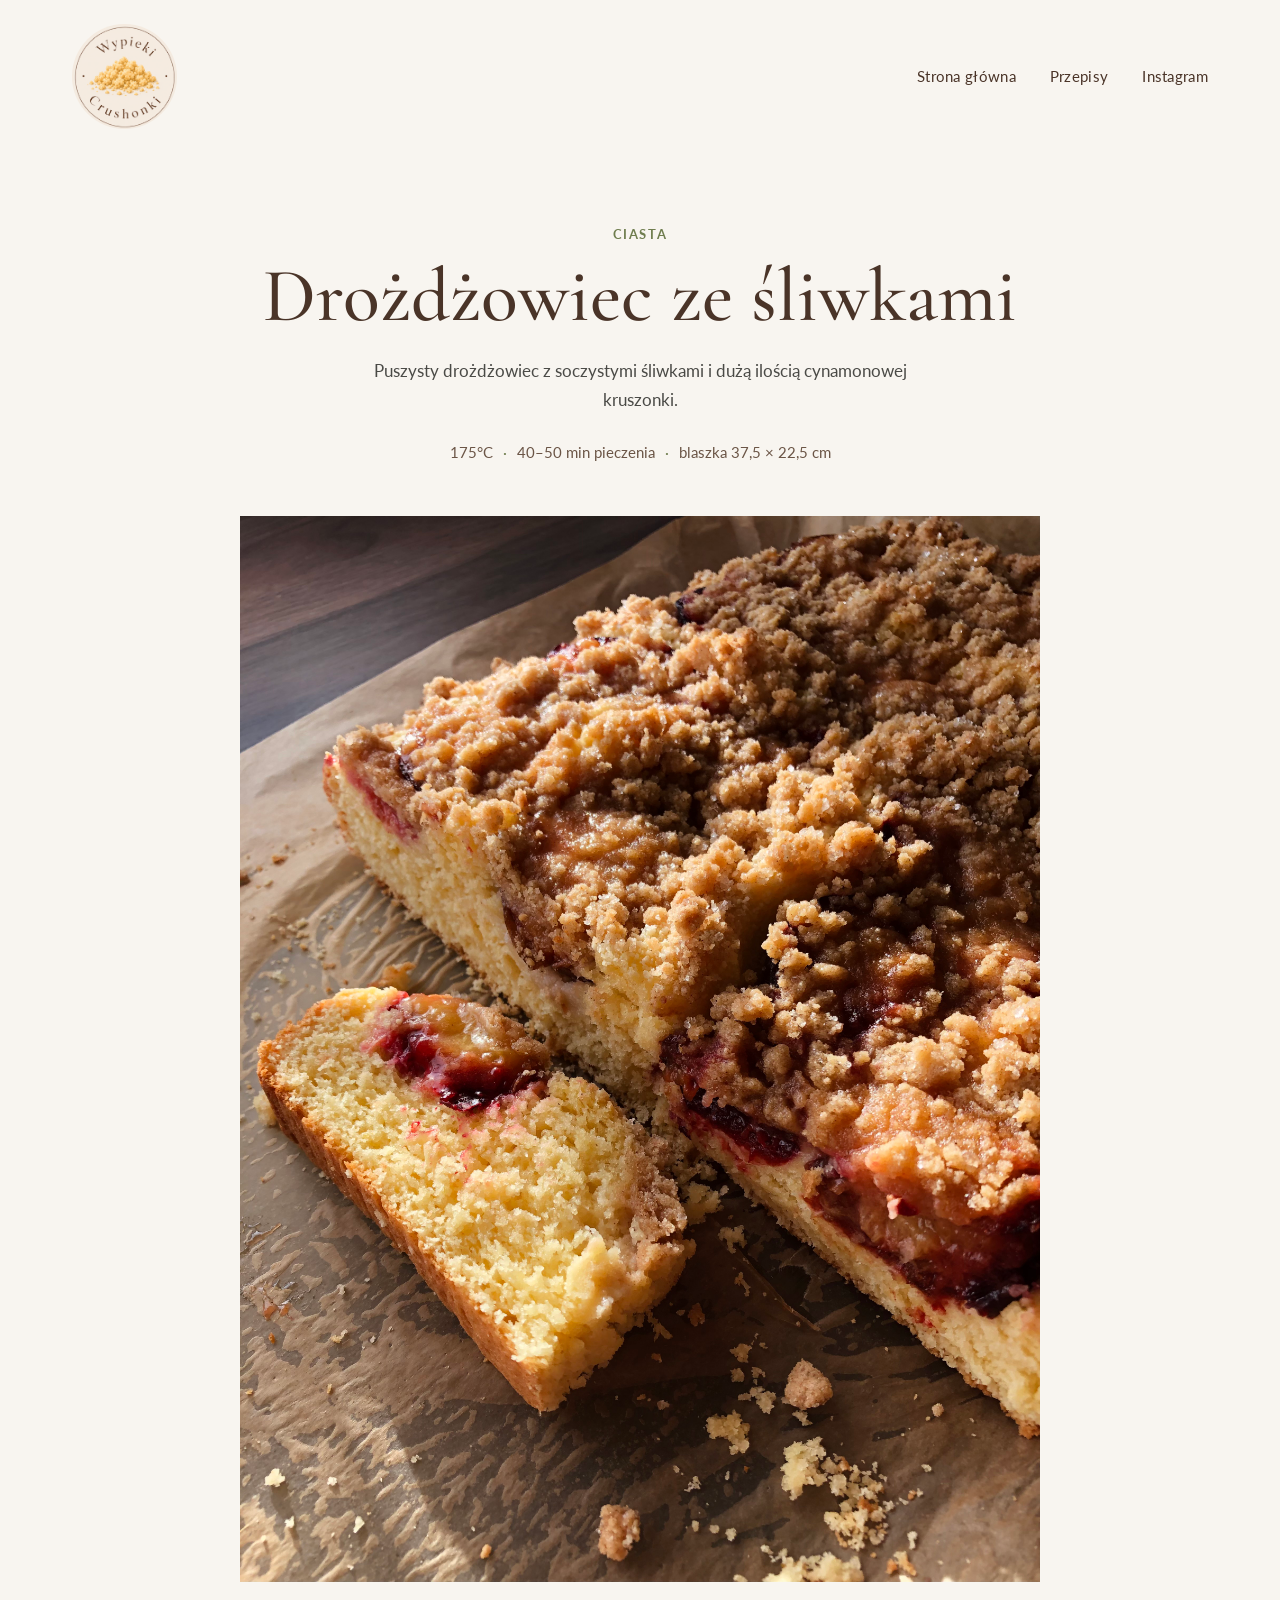
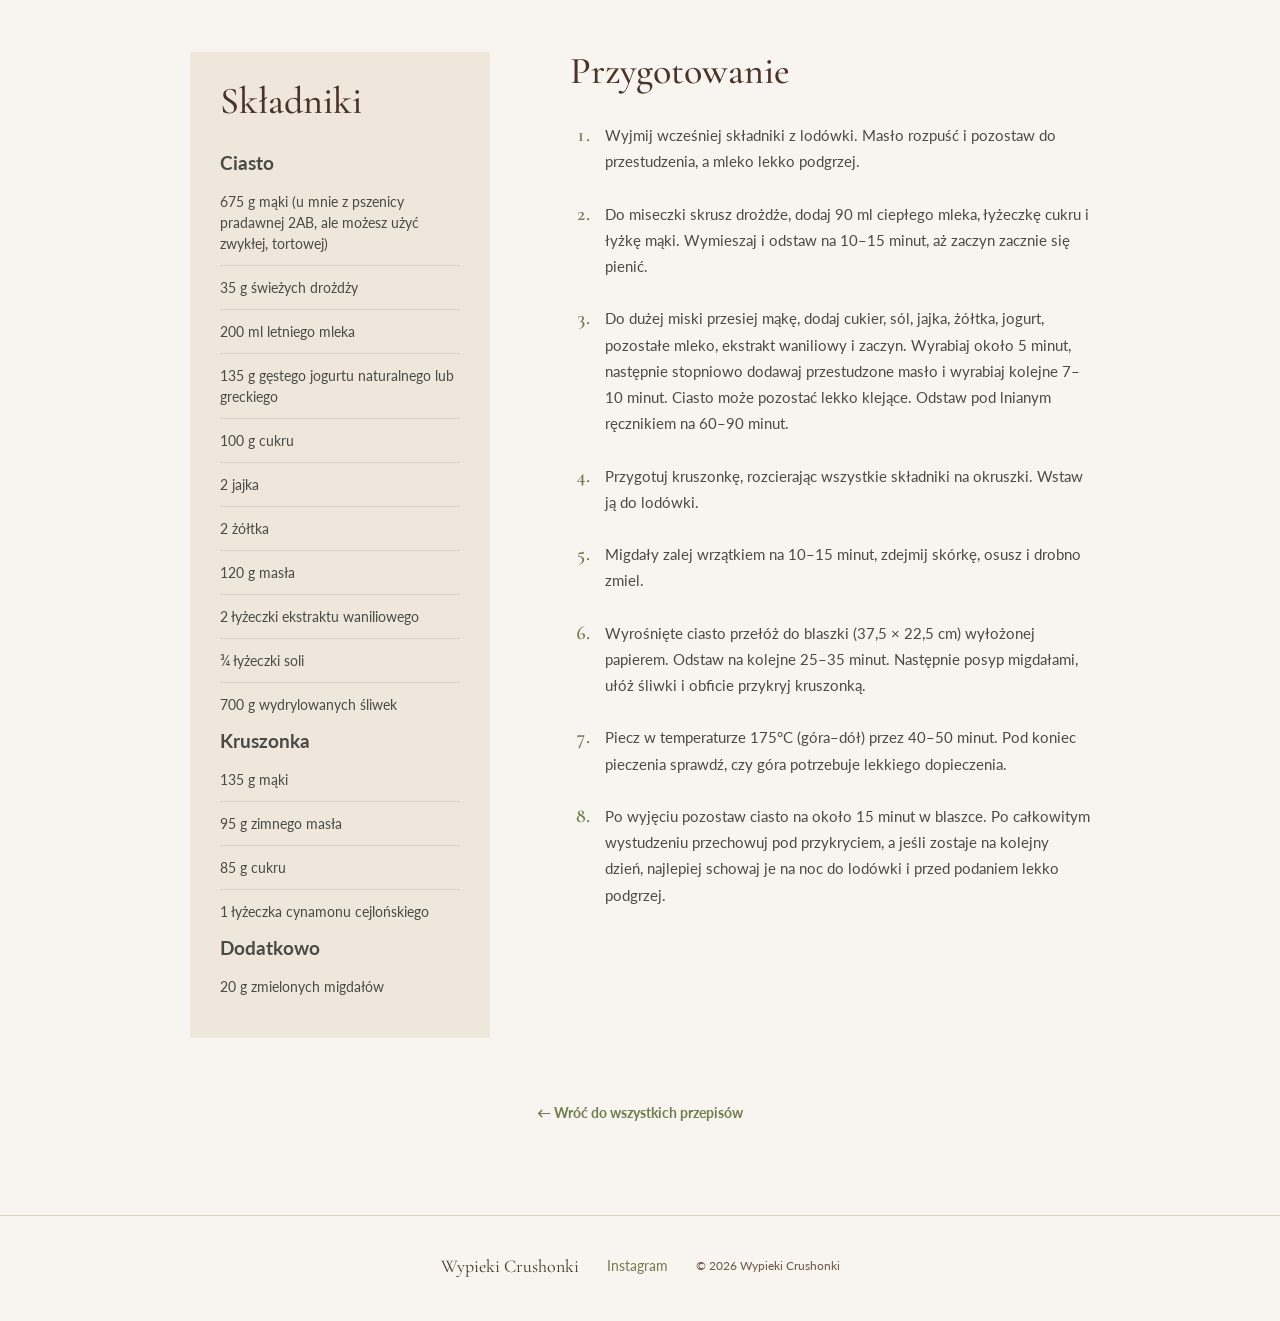
<file: przepisy/drozdzowiec-ze-sliwkami.html>
<!DOCTYPE html>
<html lang="pl">

<head>
    <link rel="icon" type="image/png" href="../img/favicon2.png">
    <meta charset="UTF-8">
    <meta name="viewport" content="width=device-width, initial-scale=1.0">

   <title>Drożdżowiec ze śliwkami | Wypieki Crushonki</title>

<meta
    name="description"
    content="Puszysty drożdżowiec ze śliwkami i cynamonową kruszonką – wilgotny nawet następnego dnia."
>

    <link rel="preconnect" href="https://fonts.googleapis.com">
    <link rel="preconnect" href="https://fonts.gstatic.com" crossorigin>

    <link
        href="https://fonts.googleapis.com/css2?family=Cormorant+Garamond:wght@400;500;600&family=Lato:wght@400;500;700&display=swap"
        rel="stylesheet"
    >

    <link rel="stylesheet" href="../css/style.css">
</head>


<body>

    <!-- NAGŁÓWEK -->
    <header class="header">

        <a href="../index.html" class="logo">
            <img src="../img/logo.png" alt="Wypieki Crushonki">
        </a>

       <nav class="navigation">
    <a href="../index.html">Strona główna</a>
    <a href="../przepisy.html">Przepisy</a>
    <a href="https://www.instagram.com/crushonka/" target="_blank" rel="noopener noreferrer">
        Instagram
    </a>
</nav>

    </header>


    <main>

        <!-- PRZEPIS -->
        <article class="single-recipe">

    <header class="recipe-header">

        <p class="recipe-category">
            Ciasta
        </p>

        <h1>Drożdżowiec ze śliwkami</h1>

        <p class="recipe-lead">
            Puszysty drożdżowiec z soczystymi śliwkami i dużą ilością
            cynamonowej kruszonki.
        </p>

        <div class="recipe-meta">
            <span>175°C</span>
            <span>·</span>
            <span>40–50 min pieczenia</span>
            <span>·</span>
            <span>blaszka 37,5 × 22,5 cm</span>
        </div>

    </header>

    <div class="recipe-main-image">

        <img
            src="../img/przepisy/drozdzowiec-ze-sliwkami.jpg"
            alt="Drożdżowiec ze śliwkami"
        >

    </div>

    <div class="recipe-body">

        <section class="ingredients">

            <h2>Składniki</h2>

            <h3>Ciasto</h3>

            <ul>
                <li>675 g mąki (u mnie z pszenicy pradawnej 2AB, ale możesz użyć zwykłej, tortowej)</li>
                <li>35 g świeżych drożdży</li>
                <li>200 ml letniego mleka</li>
                <li>135 g gęstego jogurtu naturalnego lub greckiego</li>
                <li>100 g cukru</li>
                <li>2 jajka</li>
                <li>2 żółtka</li>
                <li>120 g masła</li>
                <li>2 łyżeczki ekstraktu waniliowego</li>
                <li>¾ łyżeczki soli</li>
                <li>700 g wydrylowanych śliwek</li>
            </ul>

            <h3>Kruszonka</h3>

            <ul>
                <li>135 g mąki</li>
                <li>95 g zimnego masła</li>
                <li>85 g cukru</li>
                <li>1 łyżeczka cynamonu cejlońskiego</li>
            </ul>

            <h3>Dodatkowo</h3>

            <ul>
                <li>20 g zmielonych migdałów</li>
            </ul>

        </section>

        <section class="instructions">

            <h2>Przygotowanie</h2>

            <ol>

                <li>
                    Wyjmij wcześniej składniki z lodówki.
                    Masło rozpuść i pozostaw do przestudzenia,
                    a mleko lekko podgrzej.
                </li>

                <li>
                    Do miseczki skrusz drożdże, dodaj 90 ml ciepłego mleka,
                    łyżeczkę cukru i łyżkę mąki.
                    Wymieszaj i odstaw na 10–15 minut,
                    aż zaczyn zacznie się pienić.
                </li>

                <li>
                    Do dużej miski przesiej mąkę, dodaj cukier, sól,
                    jajka, żółtka, jogurt, pozostałe mleko,
                    ekstrakt waniliowy i zaczyn.
                    Wyrabiaj około 5 minut, następnie stopniowo
                    dodawaj przestudzone masło i wyrabiaj kolejne
                    7–10 minut.
                    Ciasto może pozostać lekko klejące.
                    Odstaw pod lnianym ręcznikiem na 60–90 minut.
                </li>

                <li>
                    Przygotuj kruszonkę, rozcierając wszystkie składniki
                    na okruszki.
                    Wstaw ją do lodówki.
                </li>

                <li>
                    Migdały zalej wrzątkiem na 10–15 minut,
                    zdejmij skórkę, osusz i drobno zmiel.
                </li>

                <li>
                    Wyrośnięte ciasto przełóż do blaszki
                    (37,5 × 22,5 cm) wyłożonej papierem.
                    Odstaw na kolejne 25–35 minut.
                    Następnie posyp migdałami,
                    ułóż śliwki i obficie przykryj kruszonką.
                </li>

                <li>
                    Piecz w temperaturze 175°C
                    (góra–dół) przez 40–50 minut.
                    Pod koniec pieczenia sprawdź,
                    czy góra potrzebuje lekkiego dopieczenia.
                </li>

                <li>
                    Po wyjęciu pozostaw ciasto na około 15 minut w blaszce.
                    Po całkowitym wystudzeniu przechowuj pod przykryciem,
                    a jeśli zostaje na kolejny dzień,
                    najlepiej schowaj je na noc do lodówki
                    i przed podaniem lekko podgrzej.
                </li>

            </ol>

        </section>

    </div>

</article>

<div class="back-to-recipes">
    <a href="../przepisy.html">
        ← Wróć do wszystkich przepisów
    </a>
</div>


    </main>


    <!-- STOPKA -->
    <footer class="footer">

        <strong>Wypieki Crushonki</strong>

        <a href="https://www.instagram.com/crushonka/"
   target="_blank"
   rel="noopener noreferrer">
    Instagram
</a>

        <p>© 2026 Wypieki Crushonki</p>

    </footer>

</body>

</html>
</file>
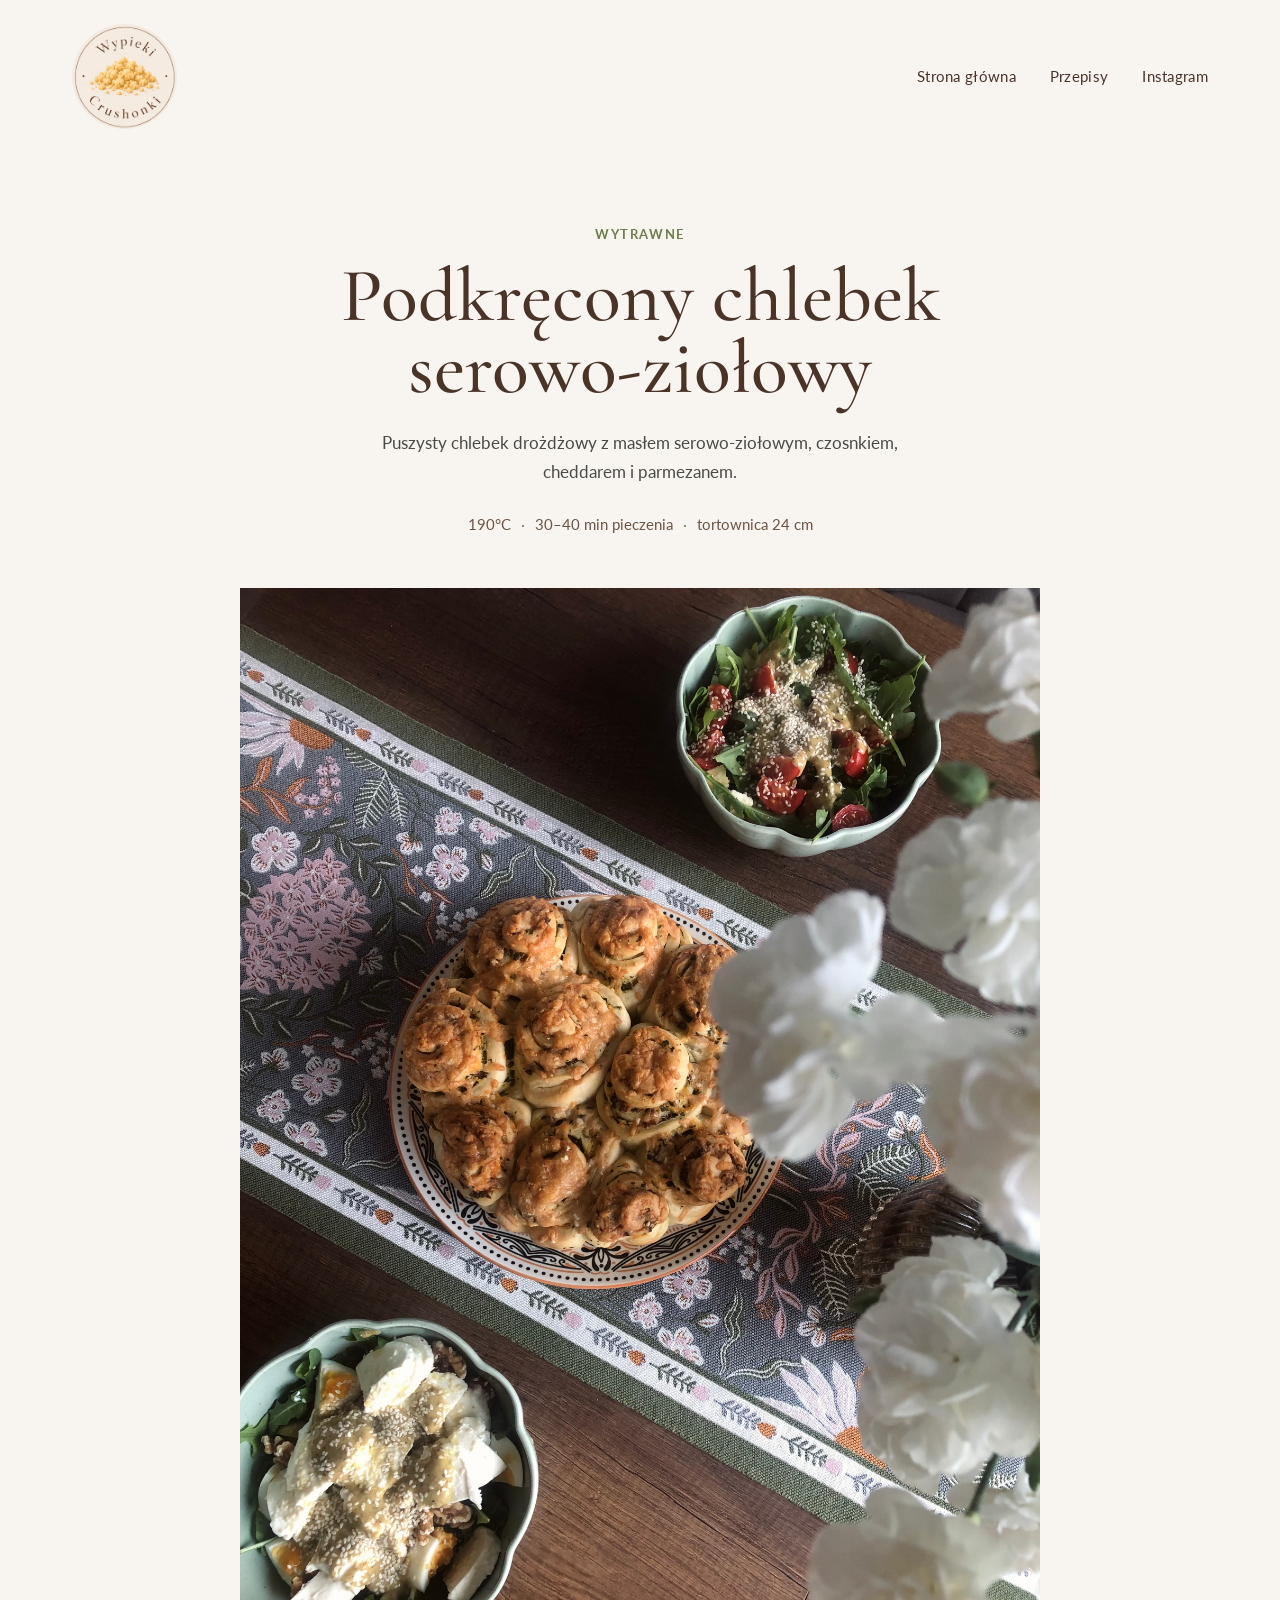
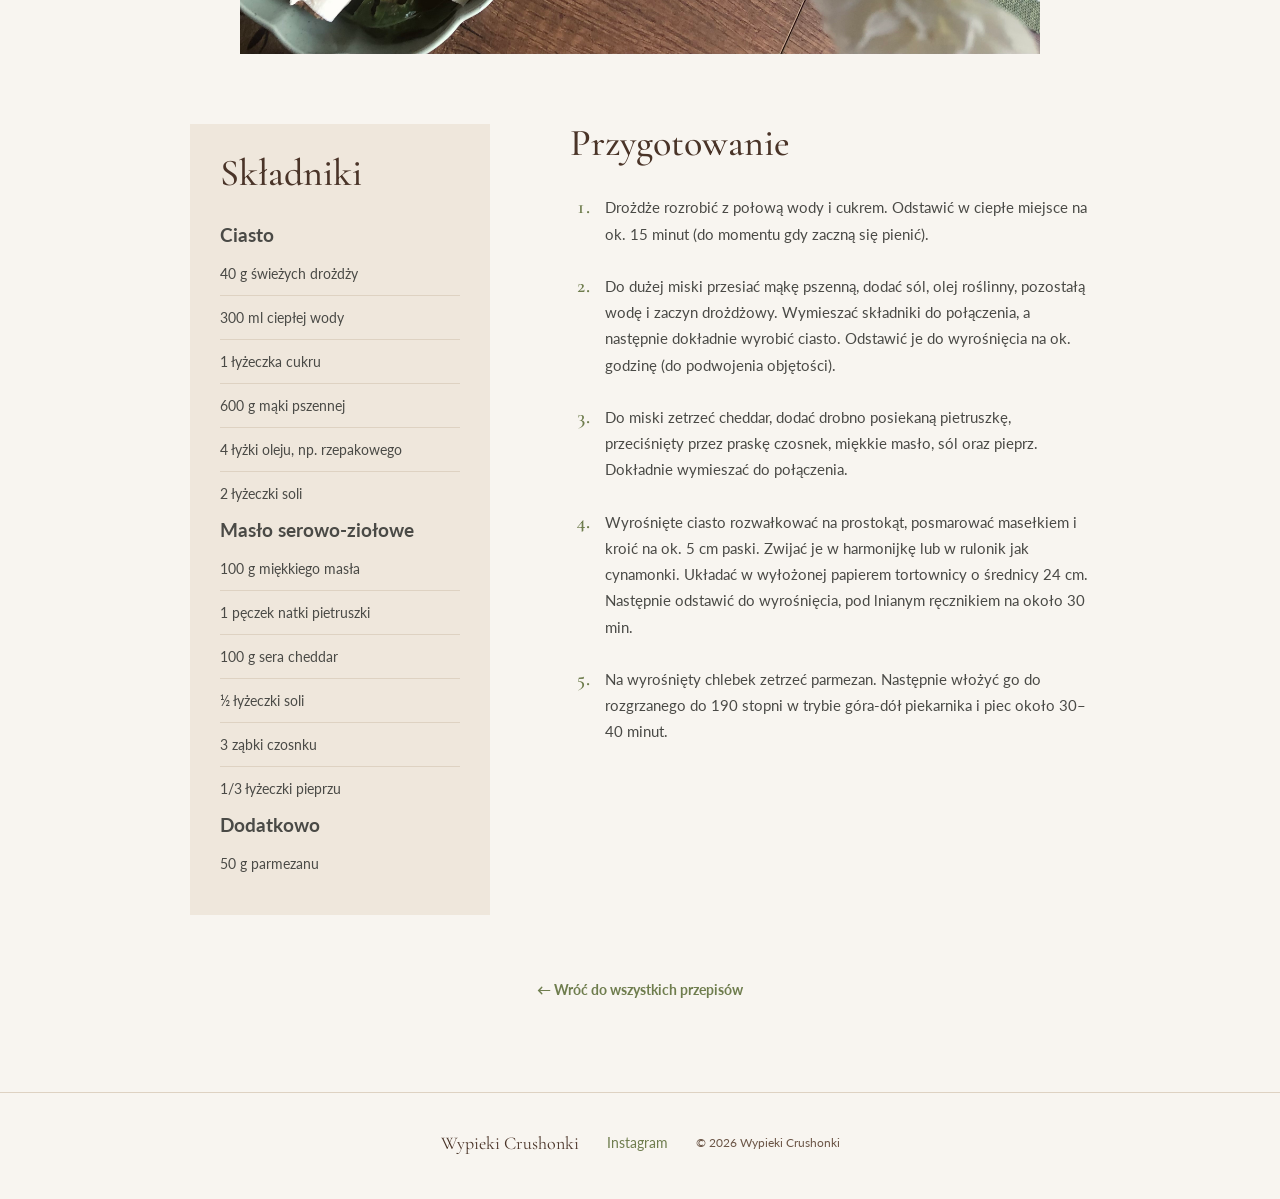
<file: przepisy/podkrecony-chlebek-serowo-ziolowy.html>
<!DOCTYPE html>
<html lang="pl">

<head>
     <link rel="icon" type="image/png" href="../img/favicon2.png">
    <meta charset="UTF-8">
    <meta name="viewport" content="width=device-width, initial-scale=1.0">

    <title>Podkręcony chlebek serowo-ziołowy | Wypieki Crushonki</title>

    <meta
    name="description"
    content="Przepis na podkręcony chlebek serowo-ziołowy z cheddarem, czosnkiem, pietruszką i parmezanem."
>

    <link rel="preconnect" href="https://fonts.googleapis.com">
    <link rel="preconnect" href="https://fonts.gstatic.com" crossorigin>

    <link
        href="https://fonts.googleapis.com/css2?family=Cormorant+Garamond:wght@400;500;600&family=Lato:wght@400;500;700&display=swap"
        rel="stylesheet"
    >

    <link rel="stylesheet" href="../css/style.css">
</head>


<body>

    <!-- NAGŁÓWEK -->
    <header class="header">

        <a href="../index.html" class="logo">
            <img src="../img/logo.png" alt="Wypieki Crushonki">
        </a>

       <nav class="navigation">
    <a href="../index.html">Strona główna</a>
    <a href="../przepisy.html">Przepisy</a>
    <a href="https://www.instagram.com/crushonka/" target="_blank" rel="noopener noreferrer">
        Instagram
    </a>
</nav>

    </header>


    <main>

        <!-- PRZEPIS -->
        <article class="single-recipe">

    <header class="recipe-header">

        <p class="recipe-category">
            Wytrawne
        </p>

        <h1>Podkręcony chlebek serowo-ziołowy</h1>

        <p class="recipe-lead">
            Puszysty chlebek drożdżowy z masłem serowo-ziołowym,
            czosnkiem, cheddarem i parmezanem.
        </p>

        <div class="recipe-meta">
            <span>190°C</span>
            <span>·</span>
            <span>30–40 min pieczenia</span>
            <span>·</span>
            <span>tortownica 24 cm</span>
        </div>

    </header>


    <div class="recipe-main-image">

        <img
            src="../img/przepisy/podkrecony-chlebek-serowo-ziolowy.jpg"
            alt="Podkręcony chlebek serowo-ziołowy"
        >

    </div>


    <div class="recipe-body">

        <section class="ingredients">

            <h2>Składniki</h2>

            <h3>Ciasto</h3>

            <ul>
                <li>40 g świeżych drożdży</li>
                <li>300 ml ciepłej wody</li>
                <li>1 łyżeczka cukru</li>
                <li>600 g mąki pszennej</li>
                <li>4 łyżki oleju, np. rzepakowego</li>
                <li>2 łyżeczki soli</li>
            </ul>

            <h3>Masło serowo-ziołowe</h3>

            <ul>
                <li>100 g miękkiego masła</li>
                <li>1 pęczek natki pietruszki</li>
                <li>100 g sera cheddar</li>
                <li>½ łyżeczki soli</li>
                <li>3 ząbki czosnku</li>
                <li>1/3 łyżeczki pieprzu</li>
            </ul>

            <h3>Dodatkowo</h3>

            <ul>
                <li>50 g parmezanu</li>
            </ul>

        </section>


        <section class="instructions">

            <h2>Przygotowanie</h2>

            <ol>

                <li>
                    Drożdże rozrobić z połową wody i cukrem.
                    Odstawić w ciepłe miejsce na ok. 15 minut
                    (do momentu gdy zaczną się pienić).
                </li>

                <li>
                    Do dużej miski przesiać mąkę pszenną, dodać sól,
                    olej roślinny, pozostałą wodę i zaczyn drożdżowy.
                    Wymieszać składniki do połączenia, a następnie
                    dokładnie wyrobić ciasto. Odstawić je do wyrośnięcia
                    na ok. godzinę (do podwojenia objętości).
                </li>

                <li>
                    Do miski zetrzeć cheddar, dodać drobno posiekaną
                    pietruszkę, przeciśnięty przez praskę czosnek,
                    miękkie masło, sól oraz pieprz.
                    Dokładnie wymieszać do połączenia.
                </li>

                <li>
                    Wyrośnięte ciasto rozwałkować na prostokąt,
                    posmarować masełkiem i kroić na ok. 5 cm paski.
                    Zwijać je w harmonijkę lub w rulonik jak cynamonki.
                    Układać w wyłożonej papierem tortownicy
                    o średnicy 24 cm. Następnie odstawić do wyrośnięcia,
                    pod lnianym ręcznikiem na około 30 min.
                </li>

                <li>
                    Na wyrośnięty chlebek zetrzeć parmezan.
                    Następnie włożyć go do rozgrzanego do 190 stopni
                    w trybie góra-dół piekarnika i piec około
                    30–40 minut.
                </li>

            </ol>

        </section>

    </div>

</article>

<div class="back-to-recipes">
    <a href="../przepisy.html">
        ← Wróć do wszystkich przepisów
    </a>
</div>

      

    </main>


    <!-- STOPKA -->
    <footer class="footer">

        <strong>Wypieki Crushonki</strong>

        <a href="https://www.instagram.com/crushonka/"
   target="_blank"
   rel="noopener noreferrer">
    Instagram
</a>

        <p>© 2026 Wypieki Crushonki</p>

    </footer>

</body>

</html>
</file>
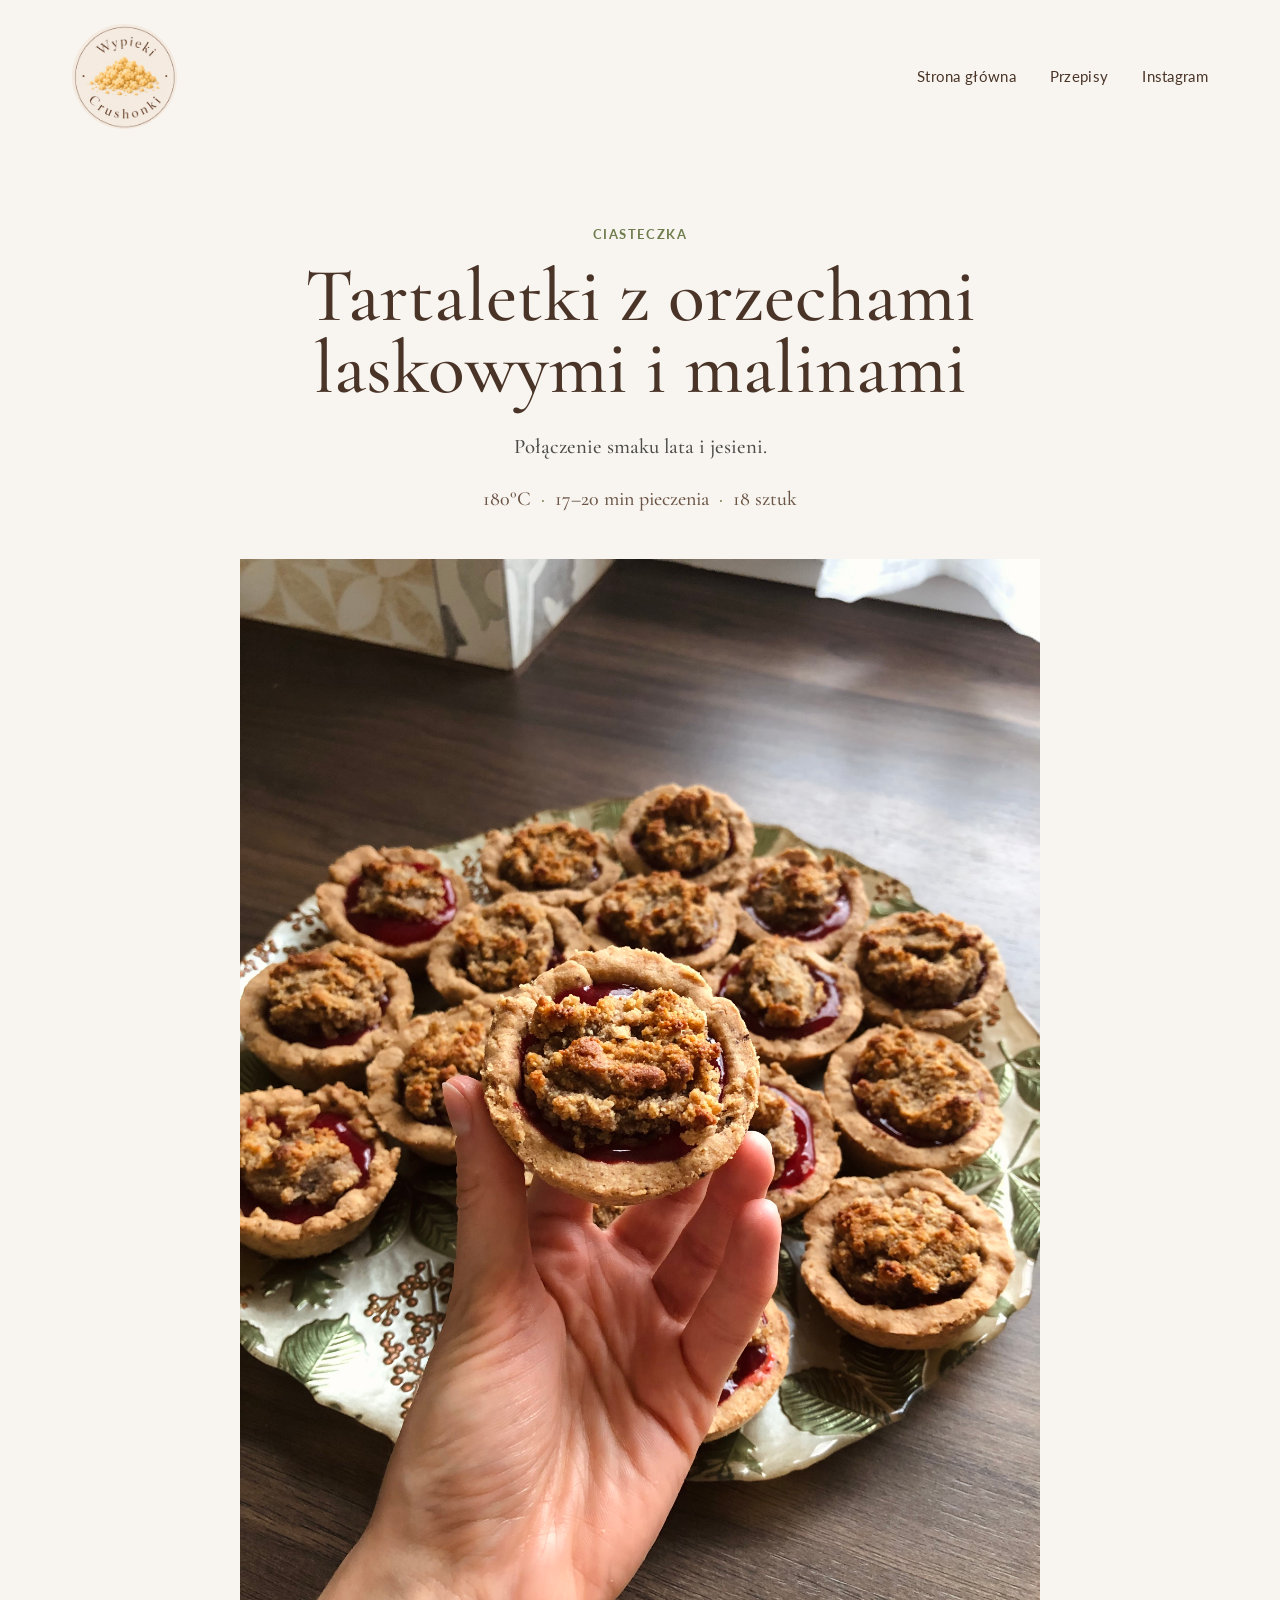
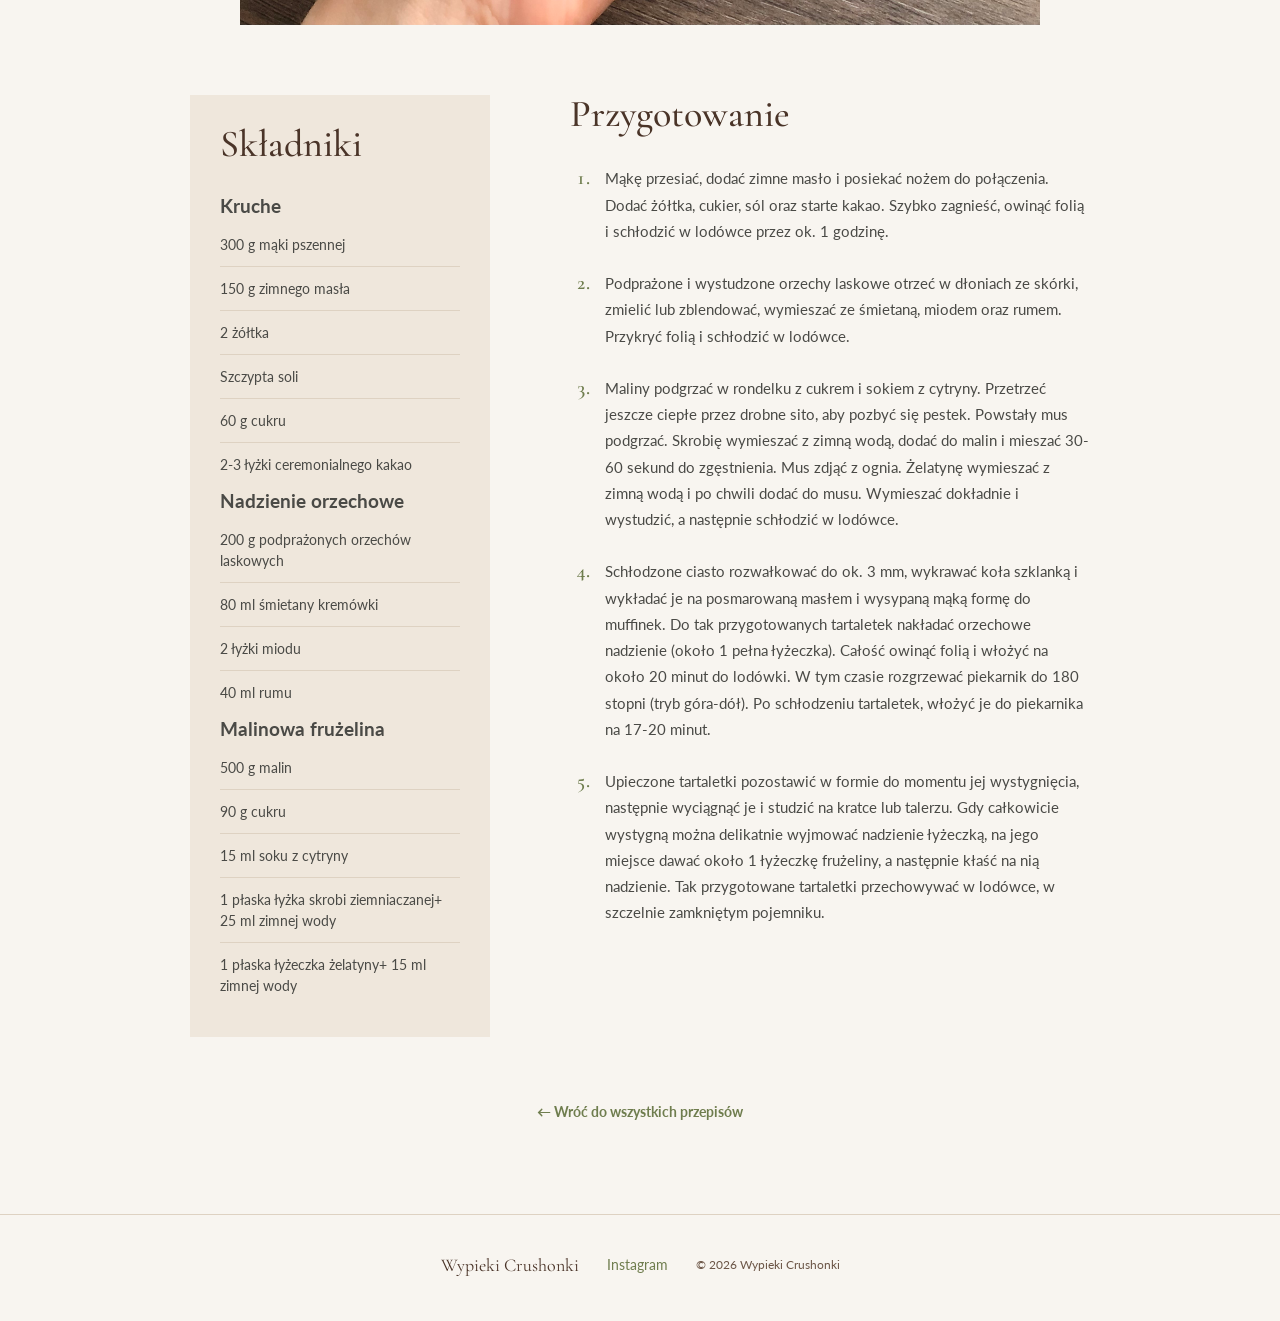
<file: przepisy/tartaletki-z-orzechami-laskowymi-i-fruzelina-malinowa.html>
<!DOCTYPE html>
<html lang="pl">

<head>
    <link rel="icon" type="image/png" href="../img/favicon2.png">
    <meta charset="UTF-8">
    <meta name="viewport" content="width=device-width, initial-scale=1.0">

   <title>Tarteletki z orzechami laskowymi i frużeliną malinową | Wypieki Crushonki</title>

<meta
    name="description"
    content="Połączenie końca lata z początkiem jesieni."
>

    <link rel="preconnect" href="https://fonts.googleapis.com">
    <link rel="preconnect" href="https://fonts.gstatic.com" crossorigin>

    <link
        href="https://fonts.googleapis.com/css2?family=Cormorant+Garamond:wght@400;500;600&family=Lato:wght@400;500;700&display=swap"
        rel="stylesheet"
    >

    <link rel="stylesheet" href="../css/style.css">
</head>


<body>

    <!-- NAGŁÓWEK -->
    <header class="header">

        <a href="../index.html" class="logo">
            <img src="../img/logo.png" alt="Wypieki Crushonki">
        </a>

       <nav class="navigation">
    <a href="../index.html">Strona główna</a>
    <a href="../przepisy.html">Przepisy</a>
    <a href="https://www.instagram.com/crushonka/" target="_blank" rel="noopener noreferrer">
        Instagram
    </a>
</nav>

    </header>


    <main>

        <!-- PRZEPIS -->
        <article class="single-recipe">

    <header class="recipe-header">

        <p class="recipe-category">
            Ciasteczka
        </p>

        <h1>Tartaletki z orzechami laskowymi i malinami

        <p class="recipe-lead" style="font-size: 1.3rem; margin-top: 25px;">
            Połączenie smaku lata i jesieni.
        </p>

        <div class="recipe-meta" style="font-size: 20px;">
    <span>180°C</span>
    <span>·</span>
    <span>17–20 min pieczenia</span>
    <span>·</span>
    <span>18 sztuk</span>
</div>

    </header>

    <div class="recipe-main-image">

        <img
            src="../img/przepisy/tartaletki-z-orzechami-laskowymi-i-fruzelina-malinowa.jpg"
            alt="Tartaletki z orzechami laskowymi i frużeliną malinową"
        >

    </div>

    <div class="recipe-body">

        <section class="ingredients">

            <h2>Składniki</h2>

            <h3>Kruche</h3>

            <ul>
                <li>300 g mąki pszennej</li>
                <li>150 g zimnego masła</li>
                <li>2 żółtka</li>
                <li>Szczypta soli</li>
                <li>60 g cukru</li>
                <li>2-3 łyżki ceremonialnego kakao</li>
            </ul>

            <h3>Nadzienie orzechowe</h3>

            <ul>
                <li>200 g podprażonych orzechów laskowych</li>
                <li>80 ml śmietany kremówki</li>
                <li>2 łyżki miodu</li>
                <li>40 ml rumu</li>
            </ul>

            <h3>Malinowa frużelina</h3>

            <ul>
                <li>500 g malin</li>
                <li>90 g cukru</li>
                <li>15 ml soku z cytryny</li>
                <li>1 płaska łyżka skrobi ziemniaczanej+ 25 ml zimnej wody</li>
                <li>1 płaska łyżeczka żelatyny+ 15 ml zimnej wody</li>
            </ul>

        </section>

        <section class="instructions">

            <h2>Przygotowanie</h2>

            <ol>

                <li>
                    Mąkę przesiać, dodać zimne masło i posiekać nożem do połączenia.
                    Dodać żółtka, cukier, sól oraz starte kakao. 
                    Szybko zagnieść, owinąć folią i schłodzić w lodówce przez ok. 1 godzinę. 
                </li>

                <li>
                    Podprażone i wystudzone orzechy laskowe otrzeć w dłoniach ze skórki, 
                    zmielić lub zblendować, wymieszać ze śmietaną, miodem oraz rumem. 
                    Przykryć folią i schłodzić w lodówce.
                </li>

                <li>
                    Maliny podgrzać w rondelku z cukrem i sokiem z cytryny. 
                    Przetrzeć jeszcze ciepłe przez drobne sito, aby pozbyć się pestek.
                    Powstały mus podgrzać. Skrobię wymieszać z zimną wodą,
                    dodać do malin i mieszać 30-60 sekund do zgęstnienia. 
                    Mus zdjąć z ognia. Żelatynę wymieszać z zimną wodą i po chwili dodać do musu.
                    Wymieszać dokładnie i wystudzić, a następnie schłodzić w lodówce.
                </li>

                <li>
                    Schłodzone ciasto rozwałkować do ok. 3 mm,
                    wykrawać koła szklanką i wykładać je na posmarowaną masłem i wysypaną mąką formę do muffinek.
                    Do tak przygotowanych tartaletek nakładać orzechowe nadzienie (około 1 pełna łyżeczka).
                    Całość owinąć folią i włożyć na około 20 minut do lodówki. 
                    W tym czasie rozgrzewać piekarnik do 180 stopni (tryb góra-dół).
                     Po schłodzeniu tartaletek, włożyć je do piekarnika na 17-20 minut.
                </li>

                <li>
                    Upieczone tartaletki pozostawić w formie do momentu jej wystygnięcia,
                    następnie wyciągnąć je i studzić na kratce lub talerzu.
                    Gdy całkowicie wystygną można delikatnie wyjmować nadzienie łyżeczką,
                    na jego miejsce dawać około 1 łyżeczkę frużeliny, 
                    a następnie kłaść na nią nadzienie. 
                    Tak przygotowane tartaletki przechowywać w lodówce, w szczelnie zamkniętym pojemniku.
                </li>

            </ol>

        </section>

    </div>

</article>

<div class="back-to-recipes">
    <a href="../przepisy.html">
        ← Wróć do wszystkich przepisów
    </a>
</div>


    </main>


    <!-- STOPKA -->
    <footer class="footer">

        <strong>Wypieki Crushonki</strong>

        <a href="https://www.instagram.com/crushonka/"
   target="_blank"
   rel="noopener noreferrer">
    Instagram
</a>

        <p>© 2026 Wypieki Crushonki</p>

    </footer>

</body>

</html>
</file>
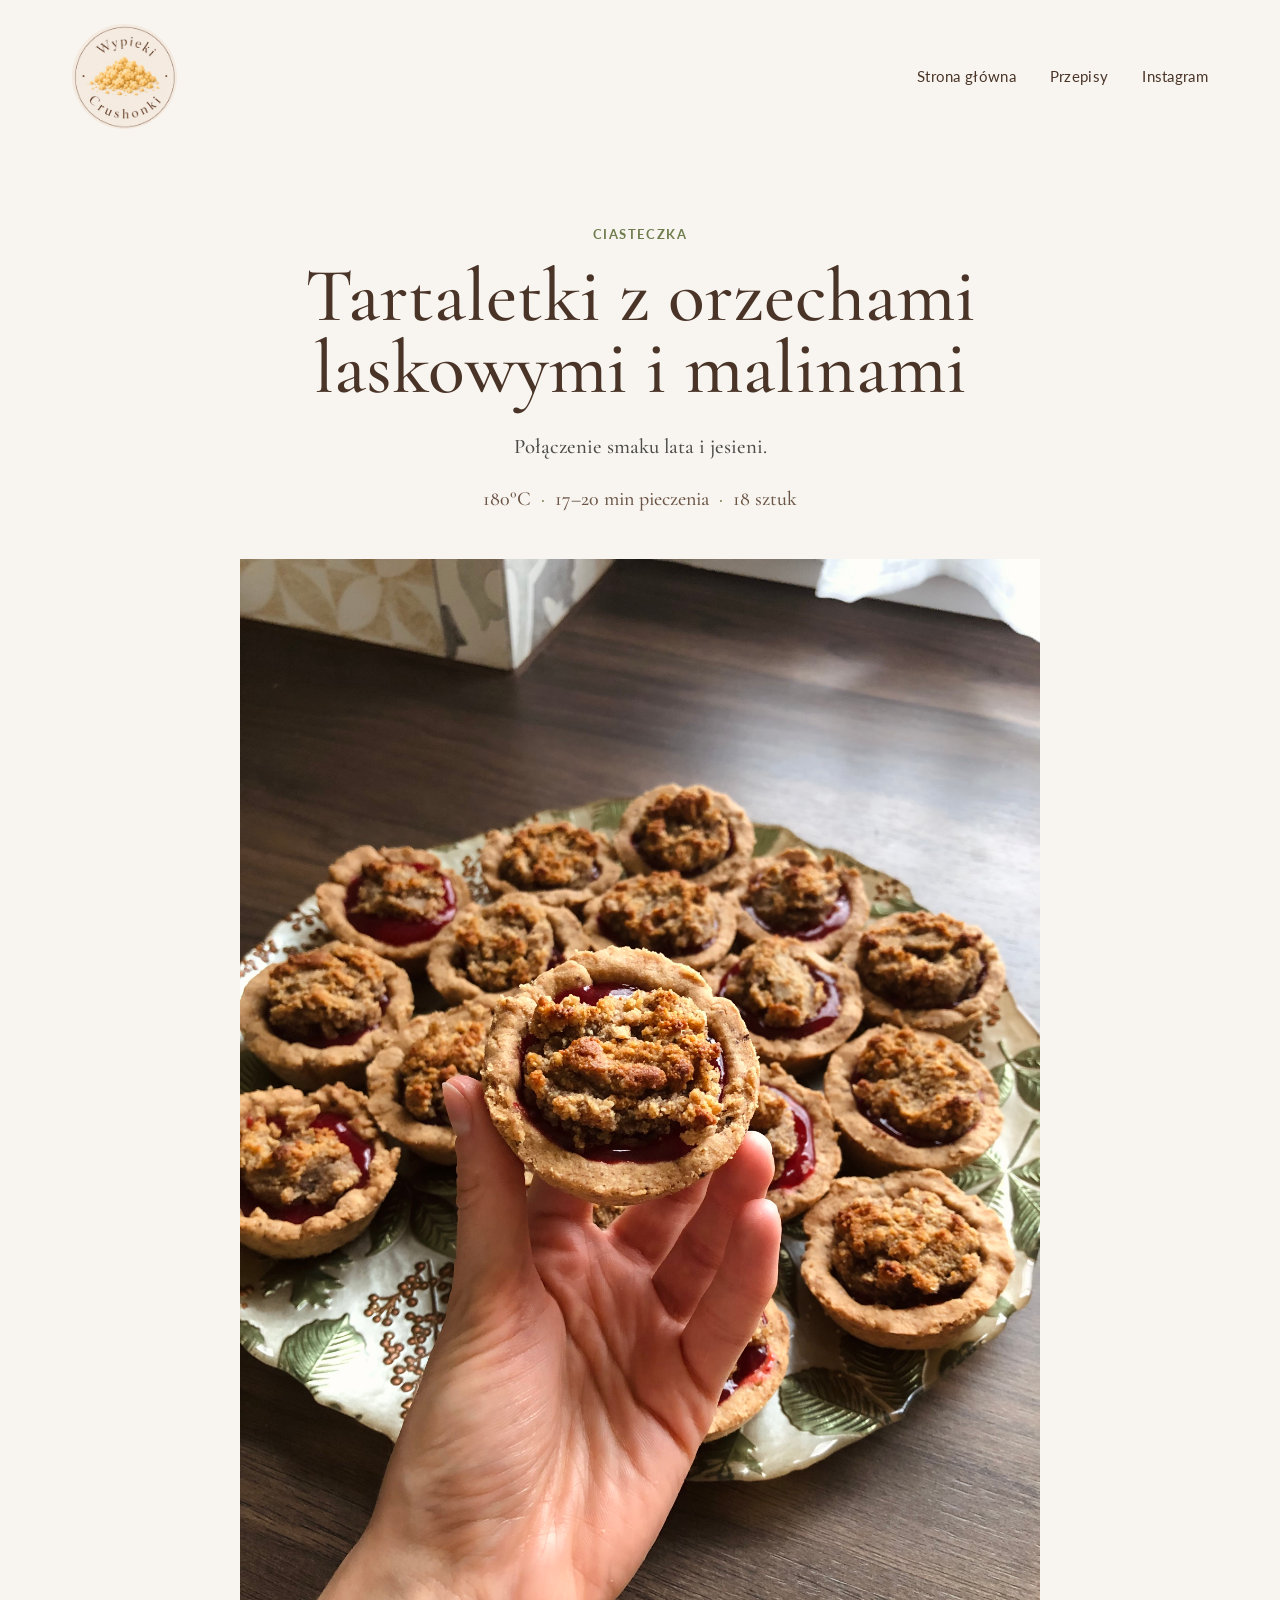
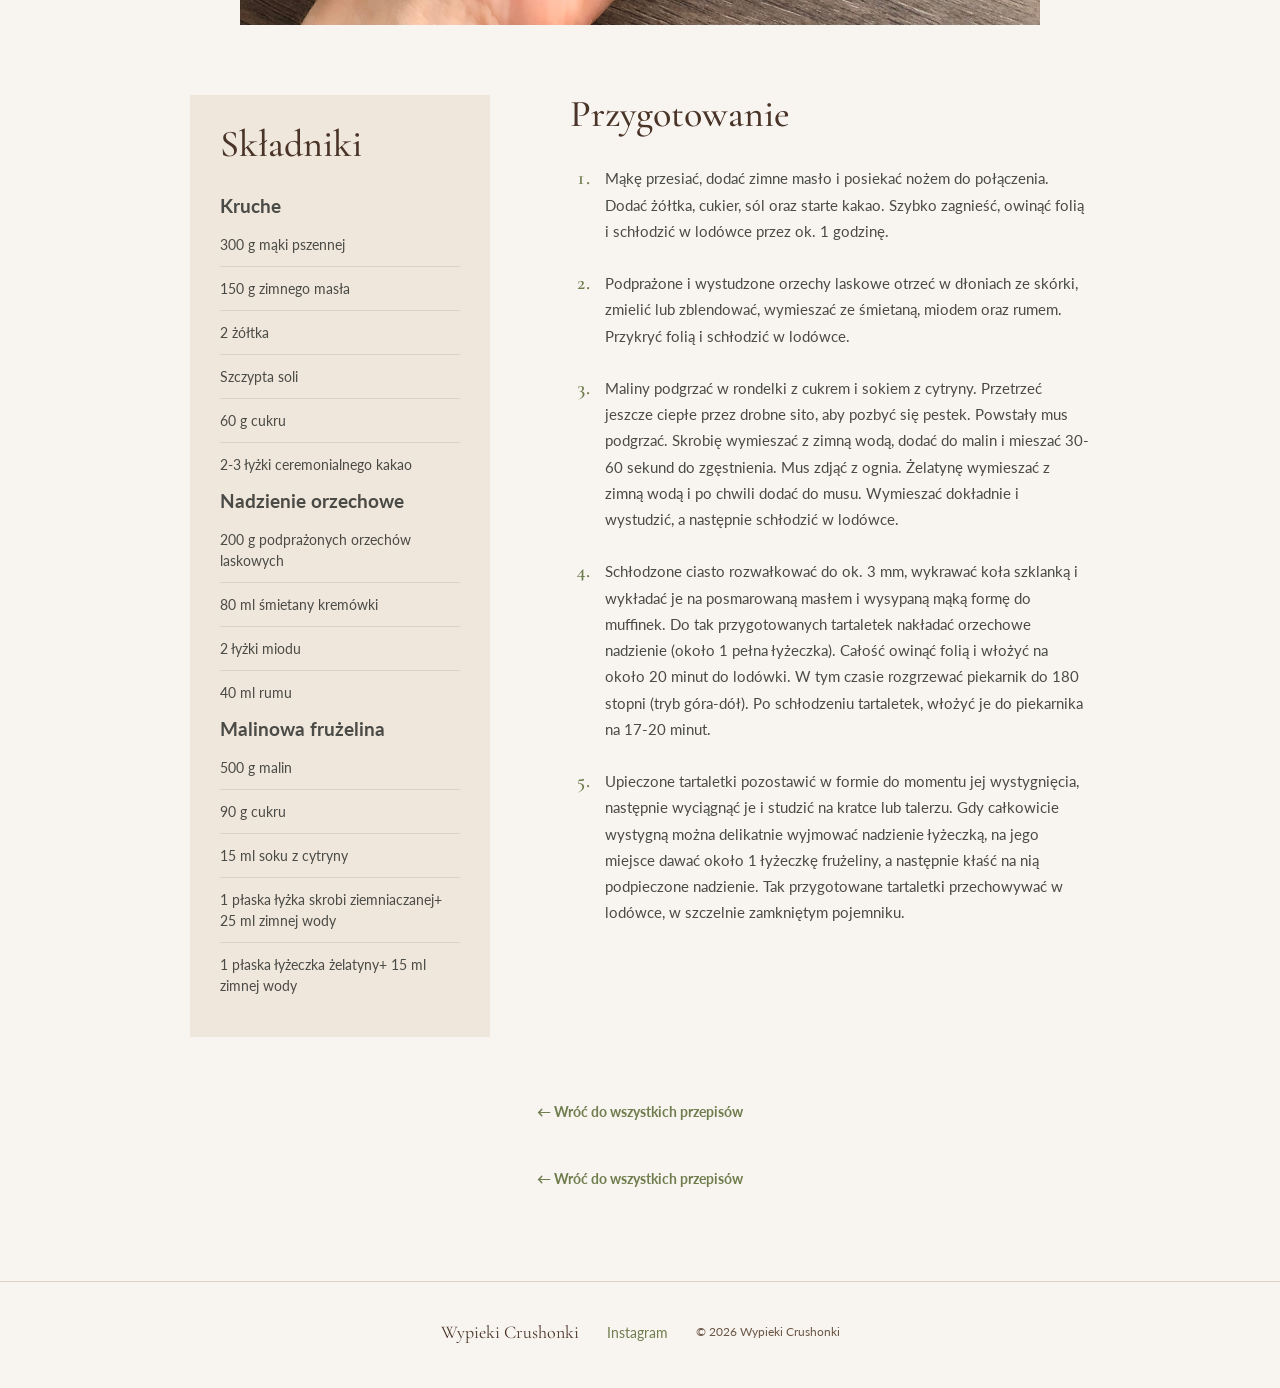
<file: przepisy/tarteletki-z-orzechami-laskowymi-i-fruzelina-malinowa.html>
<!DOCTYPE html>
<html lang="pl">

<head>
    <link rel="icon" type="image/png" href="../img/favicon2.png">
    <meta charset="UTF-8">
    <meta name="viewport" content="width=device-width, initial-scale=1.0">

   <title>Tarteletki z orzechami laskowymi i frużeliną malinową | Wypieki Crushonki</title>

<meta
    name="description"
    content="Połączenie końca lata z początkiem jesieni."
>

    <link rel="preconnect" href="https://fonts.googleapis.com">
    <link rel="preconnect" href="https://fonts.gstatic.com" crossorigin>

    <link
        href="https://fonts.googleapis.com/css2?family=Cormorant+Garamond:wght@400;500;600&family=Lato:wght@400;500;700&display=swap"
        rel="stylesheet"
    >

    <link rel="stylesheet" href="../css/style.css">
</head>


<body>

    <!-- NAGŁÓWEK -->
    <header class="header">

        <a href="../index.html" class="logo">
            <img src="../img/logo.png" alt="Wypieki Crushonki">
        </a>

       <nav class="navigation">
    <a href="../index.html">Strona główna</a>
    <a href="../przepisy.html">Przepisy</a>
    <a href="https://www.instagram.com/crushonka/" target="_blank" rel="noopener noreferrer">
        Instagram
    </a>
</nav>

    </header>


    <main>

        <!-- PRZEPIS -->
        <article class="single-recipe">

    <header class="recipe-header">

        <p class="recipe-category">
            Ciasteczka
        </p>

        <h1>Tartaletki z orzechami laskowymi i malinami

        <p class="recipe-lead" style="font-size: 1.3rem; margin-top: 25px;">
            Połączenie smaku lata i jesieni.
        </p>

        <div class="recipe-meta" style="font-size: 20px;">
    <span>180°C</span>
    <span>·</span>
    <span>17–20 min pieczenia</span>
    <span>·</span>
    <span>18 sztuk</span>
</div>

    </header>

    <div class="recipe-main-image">

        <img
            src="../img/przepisy/tartaletki-z-orzechami-laskowymi-i-fruzelina-malinowa.jpg"
            alt="Tartaletki z orzechami laskowymi i frużeliną malinową"
        >

    </div>

    <div class="recipe-body">

        <section class="ingredients">

            <h2>Składniki</h2>

            <h3>Kruche</h3>

            <ul>
                <li>300 g mąki pszennej</li>
                <li>150 g zimnego masła</li>
                <li>2 żółtka</li>
                <li>Szczypta soli</li>
                <li>60 g cukru</li>
                <li>2-3 łyżki ceremonialnego kakao</li>
            </ul>

            <h3>Nadzienie orzechowe</h3>

            <ul>
                <li>200 g podprażonych orzechów laskowych</li>
                <li>80 ml śmietany kremówki</li>
                <li>2 łyżki miodu</li>
                <li>40 ml rumu</li>
            </ul>

            <h3>Malinowa frużelina</h3>

            <ul>
                <li>500 g malin</li>
                <li>90 g cukru</li>
                <li>15 ml soku z cytryny</li>
                <li>1 płaska łyżka skrobi ziemniaczanej+ 25 ml zimnej wody</li>
                <li>1 płaska łyżeczka żelatyny+ 15 ml zimnej wody</li>
            </ul>

        </section>

        <section class="instructions">

            <h2>Przygotowanie</h2>

            <ol>

                <li>
                    Mąkę przesiać, dodać zimne masło i posiekać nożem do połączenia.
                    Dodać żółtka, cukier, sól oraz starte kakao. 
                    Szybko zagnieść, owinąć folią i schłodzić w lodówce przez ok. 1 godzinę. 
                </li>

                <li>
                    Podprażone i wystudzone orzechy laskowe otrzeć w dłoniach ze skórki, 
                    zmielić lub zblendować, wymieszać ze śmietaną, miodem oraz rumem. 
                    Przykryć folią i schłodzić w lodówce.
                </li>

                <li>
                    Maliny podgrzać w rondelki z cukrem i sokiem z cytryny. 
                    Przetrzeć jeszcze ciepłe przez drobne sito, aby pozbyć się pestek.
                    Powstały mus podgrzać. Skrobię wymieszać z zimną wodą,
                    dodać do malin i mieszać 30-60 sekund do zgęstnienia. 
                    Mus zdjąć z ognia. Żelatynę wymieszać z zimną wodą i po chwili dodać do musu.
                    Wymieszać dokładnie i wystudzić, a następnie schłodzić w lodówce.
                </li>

                <li>
                    Schłodzone ciasto rozwałkować do ok. 3 mm,
                    wykrawać koła szklanką i wykładać je na posmarowaną masłem i wysypaną mąką formę do muffinek.
                    Do tak przygotowanych tartaletek nakładać orzechowe nadzienie (około 1 pełna łyżeczka).
                    Całość owinąć folią i włożyć na około 20 minut do lodówki. 
                    W tym czasie rozgrzewać piekarnik do 180 stopni (tryb góra-dół).
                     Po schłodzeniu tartaletek, włożyć je do piekarnika na 17-20 minut.
                </li>

                <li>
                    Upieczone tartaletki pozostawić w formie do momentu jej wystygnięcia,
                    następnie wyciągnąć je i studzić na kratce lub talerzu.
                    Gdy całkowicie wystygną można delikatnie wyjmować nadzienie łyżeczką,
                    na jego miejsce dawać około 1 łyżeczkę frużeliny, 
                    a następnie kłaść na nią podpieczone nadzienie. 
                    Tak przygotowane tartaletki przechowywać w lodówce, w szczelnie zamkniętym pojemniku.
                </li>

            </ol>

        </section>

    </div>

</article>

<div class="back-to-recipes">
    <a href="../przepisy.html">
        ← Wróć do wszystkich przepisów
    </a>
</div>

</article>

<div class="back-to-recipes">
    <a href="../przepisy.html">
        ← Wróć do wszystkich przepisów
    </a>
</div>


    </main>


    <!-- STOPKA -->
    <footer class="footer">

        <strong>Wypieki Crushonki</strong>

        <a href="https://www.instagram.com/crushonka/"
   target="_blank"
   rel="noopener noreferrer">
    Instagram
</a>

        <p>© 2026 Wypieki Crushonki</p>

    </footer>

</body>

</html>
</file>
<file: css/style.css>
/* =====================================================
   WYPIEKI CRUSHONKI
   Główny arkusz stylów
   ===================================================== */


/* -----------------------------------------------------
   1. ZMIENNE I USTAWIENIA GŁÓWNE
   ----------------------------------------------------- */

:root {
    --cream: #f8f5f0;
    --beige: #efe7dc;
    --beige-dark: #ded2c2;

    --brown: #4a3428;
    --brown-light: #6b5546;

    --green: #6f7d4e;
    --green-light: #a8b28a;

    --text: #4a4a46;
    --white: #ffffff;

    --max-width: 1200px;
}


* {
    margin: 0;
    padding: 0;
    box-sizing: border-box;
}


html {
    scroll-behavior: smooth;
}


body {
    background-color: var(--cream);
    color: var(--text);

    font-family: "Lato", Arial, sans-serif;
    line-height: 1.7;

    overflow-x: hidden;
}


img {
    display: block;
    max-width: 100%;
}


a {
    color: inherit;
    text-decoration: none;
}


button,
input {
    font: inherit;
}


/* -----------------------------------------------------
   2. NAGŁÓWEK
   ----------------------------------------------------- */

.header {
    width: 100%;
    max-width: var(--max-width);

    margin: 0 auto;
    padding: 24px 32px;

    display: flex;
    align-items: center;
    justify-content: space-between;
    gap: 40px;
}


/* Logo */

.logo {
    display: flex;
    align-items: center;
    gap: 12px;

    color: var(--brown);

    flex-shrink: 0;
}


.logo img {
    width: 105px;
    height: 105px;

    object-fit: cover;

    border-radius: 50%;
}


.logo span {
    font-family: "Cormorant Garamond", Georgia, serif;

    font-size: 28px;
    line-height: 0.95;
    font-weight: 500;

    color: var(--brown);
}


/* Nawigacja */

.navigation {
    display: flex;
    align-items: center;
    gap: 34px;

    margin-left: auto;
}


.navigation a {
    position: relative;

    color: var(--brown);

    font-size: 15px;
    letter-spacing: 0.02em;

    transition: color 0.25s ease;
}


.navigation a::after {
    content: "";

    position: absolute;

    left: 0;
    bottom: -7px;

    width: 0;
    height: 1px;

    background-color: var(--green);

    transition: width 0.25s ease;
}


.navigation a:hover {
    color: var(--green);
}


.navigation a:hover::after {
    width: 100%;
}


/* Przycisk Szukaj w nagłówku */

.search-button {
    background: none;
    border: none;

    color: var(--brown);

    cursor: pointer;

    font-size: 15px;

    padding: 4px 0;

    transition: color 0.25s ease;
}


.search-button:hover {
    color: var(--green);
}


/* -----------------------------------------------------
   3. HERO
   ----------------------------------------------------- */

.hero {
    position: relative;

    width: calc(100% - 64px);
    max-width: 1200px;

    min-height: 620px;

    margin: 10px auto 0;

    overflow: hidden;

    border-radius: 2px;
}


.hero-image {
    position: absolute;

    inset: 0;

    width: 100%;
    height: 100%;

    object-fit: cover;
}


/* Delikatna warstwa na zdjęciu */

.hero::after {
    content: "";

    position: absolute;
    inset: 0;

    background: linear-gradient(
        0deg,
        rgba(45, 32, 23, 0.68) 0%,
        rgba(45, 32, 23, 0.30) 42%,
        rgba(45, 32, 23, 0.04) 75%
    );
}


/* Treść hero */

.hero-content {
    position: relative;
    z-index: 2;

    min-height: 620px;

    display: flex;
    flex-direction: column;
    justify-content: flex-end;
    align-items: flex-start;

    padding: 70px;
}


.hero h1 {
    max-width: 650px;

    color: #fffdf8;

    font-family: "Cormorant Garamond", Georgia, serif;

    font-size: clamp(48px, 5vw, 70px);
    line-height: 0.98;

    font-weight: 500;

    letter-spacing: -0.02em;

    margin-bottom: 32px;
}


/* Wyszukiwarka */

.search-form {
    width: min(480px, 100%);

    display: flex;

    background-color: rgba(248, 245, 240, 0.94);

    border: none;
}

.search-form input {
    flex: 1;
    min-width: 0;

    padding: 16px 20px;

    border: none;
    outline: none;

    background: transparent;

    color: var(--text);
}

.search-form button {
    padding: 16px 25px;

    border: none;

    background-color: var(--green);
    color: var(--white);

    cursor: pointer;

    transition: background-color 0.25s ease;
}

.search-form button:hover {
    background-color: var(--brown);
}


/* -----------------------------------------------------
   4. KATEGORIE
   ----------------------------------------------------- */

.categories {
    width: 100%;
    max-width: var(--max-width);

    margin: 0 auto;

    padding: 34px 32px;

    display: flex;
    justify-content: center;
    flex-wrap: wrap;

    gap: 28px;
}


.categories a {
    position: relative;

    padding-bottom: 5px;

    color: var(--brown);

    font-family: Georgia, "Times New Roman", serif;

    font-size: 17px;

    transition: color 0.25s ease;
}


.categories a::after {
    content: "";

    position: absolute;

    left: 50%;
    bottom: 0;

    width: 0;
    height: 1px;

    background-color: var(--green);

    transform: translateX(-50%);

    transition: width 0.25s ease;
}


.categories a:hover {
    color: var(--green);
}


.categories a:hover::after {
    width: 100%;
}


/* -----------------------------------------------------
   5. SEKCJA PRZEPISÓW
   ----------------------------------------------------- */

.recipes {
    width: 100%;
    max-width: var(--max-width);

    margin: 0 auto;

    padding: 70px 32px;
}


.section-heading {
    display: flex;
    align-items: baseline;
    justify-content: space-between;

    gap: 30px;

    margin-bottom: 35px;
}


.section-heading h2,
.about h2 {
    color: var(--brown);

    font-family: Georgia, "Times New Roman", serif;

    font-size: 40px;

    line-height: 1.15;

    font-weight: 400;
}


.section-heading > a {
    color: var(--green);

    font-size: 14px;

    transition: color 0.25s ease;
}


.section-heading > a:hover {
    color: var(--brown);
}


/* Siatka przepisów */

.recipe-grid {
    display: grid;
    grid-template-columns: minmax(0, 760px);
    justify-content: center;
    gap: 65px;
}
.recipe-card {
    margin-bottom: 35px;
}

/* Karta */

.recipe-card {
    background: transparent;
}


.recipe-card > img {
    width: 100%;
    height: auto;

    display: block;

    border-radius: 2px;

    transition:
        transform 0.5s ease,
        opacity 0.3s ease;
}

.recipe-card:hover > img {
    transform: scale(1.015);
    opacity: 0.96;
}


.recipe-card-content {
    padding: 22px 5px 0;
}


.recipe-card h3 {
    color: var(--brown);

    font-family: "Cormorant Garamond", Georgia, serif;

    font-size: 32px;
    line-height: 1.1;
    font-weight: 500;

    margin-bottom: 10px;
}


.recipe-card p {
    max-width: 560px;

    color: var(--text);

    font-size: 15px;

    line-height: 1.7;

    margin-bottom: 17px;
}


.recipe-info {
    display: flex;
    align-items: center;
    gap: 8px;

    margin: 16px 0 12px;

    color: var(--brown-light);

    font-size: 13px;
    letter-spacing: 0.02em;
}

.recipe-info .separator {
    color: var(--green);
}


.recipe-card-content > a {
    display: inline-block;

    color: var(--green);

    font-size: 14px;
    font-weight: 700;

    margin-top: 3px;

    transition:
        color 0.25s ease,
        transform 0.25s ease;
}

.recipe-card-content > a:hover {
    color: var(--brown);
    transform: translateX(3px);
}
.recipe-card {
    margin-bottom: 35px;
}


/* -----------------------------------------------------
   6. O MNIE
   ----------------------------------------------------- */

.about {
    max-width: var(--max-width);

    margin: 35px auto 100px;

    padding: 0 32px;

    display: grid;

    grid-template-columns: 1fr 1fr;

    align-items: center;

    gap: 75px;
}


.about-image img {
    width: 100%;

    aspect-ratio: 4 / 3;

    object-fit: cover;
}


.about-content {
    max-width: 520px;
}


.about h2 {
    margin-bottom: 28px;
}


.about-content p {
    margin-bottom: 18px;

    font-size: 16px;
}


.button {
    display: inline-block;

    margin-top: 12px;

    padding: 12px 22px;

    border: 1px solid var(--brown);

    color: var(--brown);

    font-size: 14px;

    transition:
        background-color 0.25s ease,
        color 0.25s ease;
}


.button:hover {
    background-color: var(--brown);

    color: var(--white);
}


/* -----------------------------------------------------
   7. STOPKA
   ----------------------------------------------------- */

.footer {
    border-top: 1px solid var(--beige-dark);

    padding: 35px 32px 40px;

    display: flex;
    align-items: center;
    justify-content: center;

    gap: 28px;

    color: var(--brown);

    font-size: 14px;
}


.footer strong {
    font-family: "Cormorant Garamond", Georgia, serif;

    font-size: 18px;

    font-weight: 400;
}


.footer a {
    color: var(--green);

    transition: color 0.25s ease;
}


.footer a:hover {
    color: var(--brown);
}


.footer p {
    color: var(--brown-light);

    font-size: 12px;
}


/* -----------------------------------------------------
   8. TELEFON / TABLET
   ----------------------------------------------------- */

@media (max-width: 800px) {

    .header {
        padding: 18px 20px;

        gap: 20px;
    }


    .logo img {
        width: 58px;
        height: 58px;
    }


    .logo span {
        font-size: 17px;
    }


    .navigation {
        gap: 18px;
    }


    .navigation a {
        font-size: 13px;
    }


    .search-button {
        display: none;
    }


    .hero {
        min-height: 520px;

        margin-top: 5px;
    }


    .hero-content {
        min-height: 520px;

        padding: 45px 25px;
    }


    .hero h1 {
        font-size: clamp(38px, 9vw, 55px);
    }


    .categories {
        padding: 28px 20px;

        gap: 15px 24px;
    }


    .categories a {
        font-size: 15px;
    }


    .recipes {
        padding: 55px 20px;
    }


    .section-heading {
        flex-direction: column;

        gap: 10px;
    }


    .section-heading h2,
    .about h2 {
        font-size: 34px;
    }


    .recipe-grid {
    display: grid;
    grid-template-columns: repeat(2, minmax(0, 1fr));
    gap: 55px 36px;
}

    .about {
        grid-template-columns: 1fr;

        gap: 40px;

        padding: 0 20px;

        margin-bottom: 65px;
    }


    .about-content {
        max-width: none;
    }


    .footer {
        flex-direction: column;

        gap: 10px;

        padding-left: 20px;
        padding-right: 20px;
    }
}


/* -----------------------------------------------------
   9. MAŁE TELEFONY
   ----------------------------------------------------- */

@media (max-width: 480px) {

    .header {
        align-items: flex-start;
    }


    .navigation {
        gap: 12px;

        padding-top: 7px;
    }


    .navigation a {
        font-size: 12px;
    }


    .logo span {
        display: none;
    }


    .hero h1 {
        font-size: 38px;
    }


    .search-form {
        flex-direction: column;
    }


    .search-form button {
        width: 100%;
    }


    .recipe-card h3 {
        font-size: 25px;
    }
}
/* =====================================================
   STRONA POJEDYNCZEGO PRZEPISU
   ===================================================== */

.single-recipe {
    width: calc(100% - 64px);
    max-width: 1000px;

    margin: 70px auto 110px;
}


/* Nagłówek przepisu */

.recipe-header {
    max-width: 800px;

    margin: 0 auto 50px;

    text-align: center;
}


.recipe-category {
    margin-bottom: 15px;

    color: var(--green);

    font-size: 13px;
    font-weight: 700;

    letter-spacing: 0.12em;
    text-transform: uppercase;
}


.recipe-header h1 {
    color: var(--brown);

    font-family: "Cormorant Garamond", Georgia, serif;

    font-size: clamp(50px, 7vw, 76px);
    line-height: 0.95;

    font-weight: 500;

    margin-bottom: 25px;
}


.recipe-lead {
    max-width: 600px;

    margin: 0 auto 25px;

    font-size: 17px;
    line-height: 1.7;

    color: var(--text);
}


.recipe-meta {
    display: flex;
    justify-content: center;
    flex-wrap: wrap;

    gap: 10px;

    color: var(--brown-light);

    font-size: 15px;
}

.recipe-meta.recipe-meta-large {
    font-size: 17px;
}

.recipe-meta span:nth-child(even) {
    color: var(--green);
}


/* Główne zdjęcie */

.recipe-main-image {
    margin-bottom: 70px;
}


.recipe-main-image img {
    max-width: 800px;
    width: 100%;
    height: auto;
    display: block;
    margin: 0 auto;
}


/* Składniki + przygotowanie */

.recipe-body {
    display: grid;

    grid-template-columns: 300px 1fr;

    gap: 80px;

    max-width: 900px;

    margin: 0 auto;
}


.recipe-body h2 {
    color: var(--brown);

    font-family: "Cormorant Garamond", Georgia, serif;

    font-size: 38px;
    line-height: 1;

    font-weight: 500;

    margin-bottom: 28px;
}


/* Składniki */

.ingredients {
    padding: 30px;

    background-color: var(--beige);
}


.ingredients ul {
    list-style: none;

    padding: 0;
}


.ingredients li {
    padding: 11px 0;

    border-bottom: 1px solid var(--beige-dark);

    font-size: 14px;
    line-height: 1.5;
}


.ingredients li:last-child {
    border-bottom: none;
}


/* Przygotowanie */

.instructions ol {
    padding-left: 25px;
}


.instructions li {
    padding-left: 10px;

    margin-bottom: 22px;

    font-size: 15px;
    line-height: 1.75;
}


.instructions li::marker {
    color: var(--green);

    font-family: "Cormorant Garamond", Georgia, serif;

    font-size: 20px;
    font-weight: 600;
}


/* Telefon */

@media (max-width: 700px) {

    .single-recipe {
        width: calc(100% - 40px);

        margin-top: 45px;
        margin-bottom: 70px;
    }


    .recipe-header h1 {
        font-size: 48px;
    }


    .recipe-main-image {
        margin-bottom: 45px;
    }


    .recipe-body {
        grid-template-columns: 1fr;

        gap: 50px;
    }


    .ingredients {
        padding: 25px;
    }

}/* =====================================================
   STRONA WSZYSTKICH PRZEPISÓW
   ===================================================== */

.recipes-page-header {
    width: calc(100% - 64px);
    max-width: 900px;

    margin: 80px auto 45px;

    text-align: center;
}


.recipes-page-eyebrow {
    margin-bottom: 12px;

    color: var(--green);

    font-size: 13px;
    font-weight: 700;

    letter-spacing: 0.12em;
    text-transform: uppercase;
}


.recipes-page-header h1 {
    color: var(--brown);

    font-family: "Cormorant Garamond", Georgia, serif;

    font-size: clamp(52px, 7vw, 78px);
    line-height: 0.95;

    font-weight: 500;

    margin-bottom: 22px;
}


.recipes-page-intro {
    max-width: 620px;

    margin: 0 auto;

    color: var(--text);

    font-size: 17px;
    line-height: 1.7;
}


.recipes-categories {
    margin-bottom: 10px;
}


.recipes-page-list {
    padding-top: 45px;
}


@media (max-width: 700px) {

    .recipes-page-header {
        width: calc(100% - 40px);

        margin-top: 55px;
    }


    .recipes-page-header h1 {
        font-size: 50px;
    }


    .recipes-page-intro {
        font-size: 15px;
    }

}.back-to-recipes {
    width: calc(100% - 64px);
    max-width: 900px;

    margin: -50px auto 90px;

    text-align: center;
}

.back-to-recipes a {
    color: var(--green);

    font-size: 14px;
    font-weight: 700;

    transition: color 0.25s ease;
}

.back-to-recipes a:hover {
    color: var(--brown);
}.no-results {
    text-align: center;
    color: var(--brown-light);
    font-size: 16px;
    padding: 40px 0;
}.recipes-search {
    width: calc(100% - 64px);
    max-width: 620px;

    margin: 0 auto 20px;
}

.recipes-search .search-form {
    width: 100%;
}

@media (max-width: 700px) {

    .recipes-search {
        width: calc(100% - 40px);
    }

}/* =====================================================
   DOPRACOWANIE WERSJI MOBILNEJ
   ===================================================== */

@media (max-width: 600px) {

    /* NAGŁÓWEK */

    .header {
        padding: 14px 20px 18px;

        display: grid;
        grid-template-columns: 1fr;
        gap: 12px;

        justify-items: center;
    }

    .logo {
        margin: 0 auto;
    }

    .logo img {
        width: 72px;
        height: 72px;
    }

    .navigation {
        width: 100%;

        margin: 0;

        justify-content: center;
        flex-wrap: wrap;

        gap: 8px 22px;

        padding: 0;
    }

    .navigation a {
        font-size: 13px;
    }


    /* HERO */

    .hero {
        width: calc(100% - 24px);

        min-height: 480px;

        margin-top: 0;
    }

    .hero-content {
        min-height: 480px;

        padding: 35px 22px;
    }

    .hero h1 {
        font-size: 39px;
        line-height: 1;

        margin-bottom: 25px;
    }


    /* WYSZUKIWARKA */

    .search-form {
        width: 100%;
    }

    .search-form input {
        padding: 14px 16px;
    }

    .search-form button {
        padding: 14px 18px;
    }


    /* KATEGORIE */

    .categories {
        padding: 26px 20px;

        gap: 12px 20px;
    }

    .categories a {
        font-size: 14px;
    }


    /* PRZEPISY */

    .recipes {
        padding: 45px 20px;
    }

    .section-heading {
        margin-bottom: 28px;
    }

    .section-heading h2,
    .about h2 {
        font-size: 32px;
    }

    .recipe-card-content {
        padding-top: 18px;
    }

    .recipe-card h3 {
        font-size: 29px;
    }

    .recipe-info {
        flex-wrap: wrap;
    }


    /* O MNIE */

    .about {
        margin-top: 20px;
        margin-bottom: 60px;

        gap: 32px;
    }

    .about-content p {
        font-size: 15px;
    }


    /* STRONA POJEDYNCZEGO PRZEPISU */

    .single-recipe {
        width: calc(100% - 40px);

        margin-top: 40px;
    }

    .recipe-header {
        margin-bottom: 35px;
    }

    .recipe-header h1 {
        font-size: 43px;
    }

    .recipe-lead {
        font-size: 15px;
    }

    .recipe-meta {
        gap: 6px 8px;
    }

    .recipe-main-image {
        margin-bottom: 40px;
    }

    .recipe-body {
        gap: 40px;
    }

    .recipe-body h2 {
        font-size: 34px;
    }

    .ingredients {
        padding: 24px;
    }


    /* WSZYSTKIE PRZEPISY */

    .recipes-page-header {
        margin-top: 40px;
        margin-bottom: 30px;
    }

    .recipes-page-header h1 {
        font-size: 43px;
    }

    .recipes-page-list {
        padding-top: 30px;
    }


    /* POWRÓT DO PRZEPISÓW */

    .back-to-recipes {
        width: calc(100% - 40px);

        margin: -25px auto 60px;
    }


    /* STOPKA */

    .footer {
        padding-top: 28px;
        padding-bottom: 30px;

        text-align: center;
    }

}.recipe-grid {
    row-gap: 35px 
}
</file>
